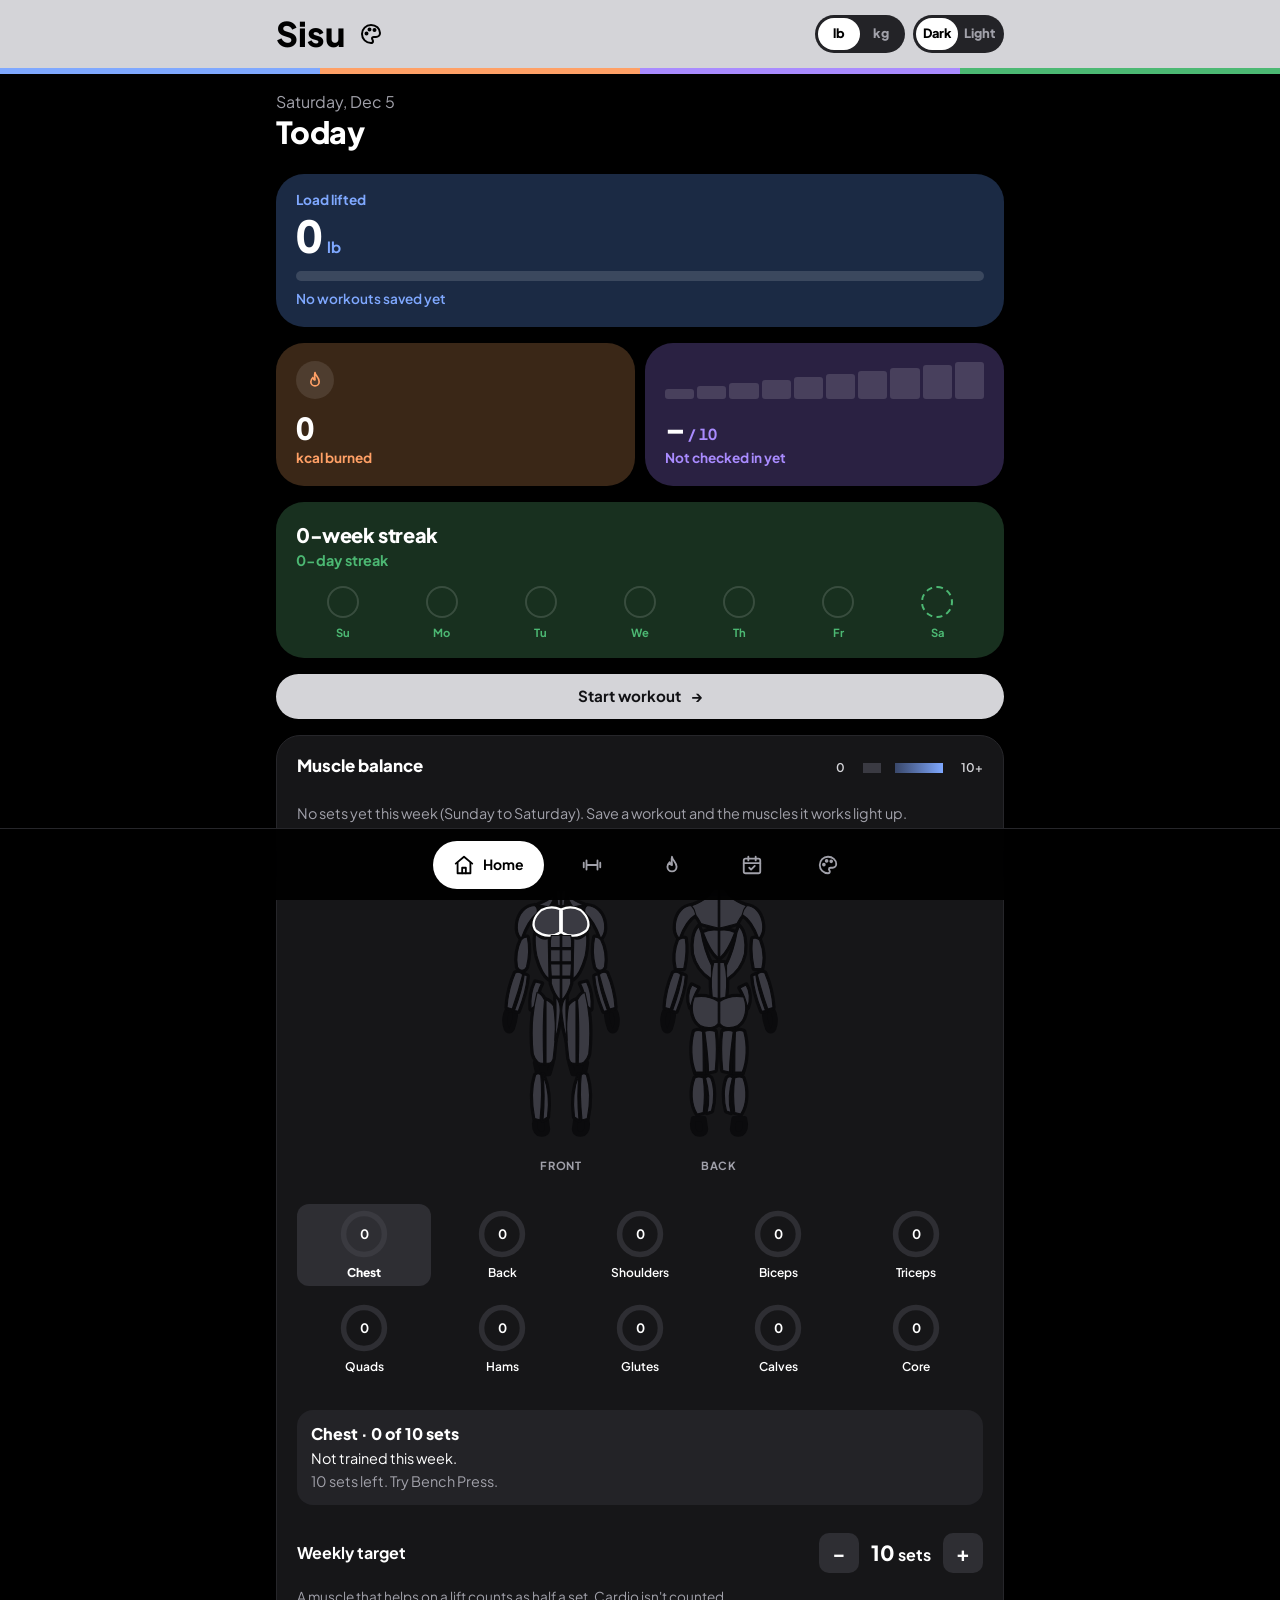
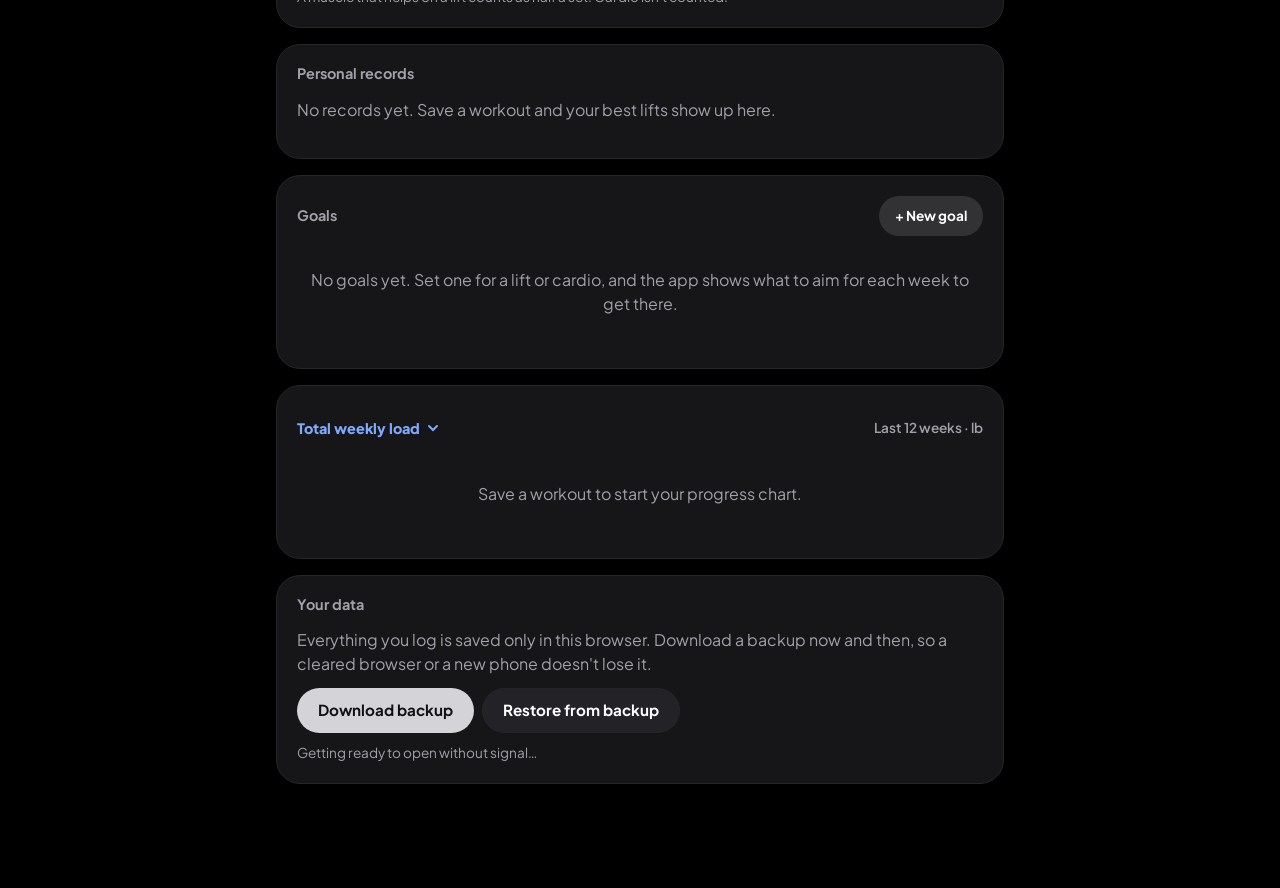
<file: index.html>
<!doctype html>
<html lang="en">
  <head>
    <meta charset="utf-8" />
    <meta name="viewport" content="width=device-width, initial-scale=1" />
    <title>Sisu</title>
    <link rel="manifest" href="manifest.webmanifest" />
    <link rel="icon" href="icons/icon-192.png" type="image/png" />
    <link rel="apple-touch-icon" href="icons/apple-touch-icon.png" />
    <meta name="apple-mobile-web-app-capable" content="yes" />
    <meta name="apple-mobile-web-app-title" content="Sisu" />
    <link rel="stylesheet" href="css/styles.css?v=bb3d8eb" />
    <script src="js/storage.js?v=bb3d8eb"></script>
    <script src="js/theme.js?v=bb3d8eb"></script>
    <script src="js/colorMenu.js?v=bb3d8eb"></script>
    <script src="js/headerColor.js?v=bb3d8eb"></script>
    <script src="js/tileColors.js?v=bb3d8eb"></script>
    <script src="js/tabBarColor.js?v=bb3d8eb"></script>
    <script src="js/pageWipe.js?v=bb3d8eb"></script>
  </head>
  <body>
    <nav class="tab-bar" aria-label="Main">
      <a href="index.html" aria-current="page">Home</a>
      <a href="workouts.html">Workouts</a>
      <a href="calories.html">Calories</a>
      <a href="streak.html">Streak</a>
    </nav>
    <header class="site-header">
      <a href="index.html" class="brand">Sisu</a>
    </header>

    <main>
      <section class="page-intro home-intro">
        <p id="today-date"></p>
        <h1>Today</h1>
      </section>

      <a class="tile tile-load resume-workout" id="resume-workout" href="workouts.html#draft-heading" hidden>
        <span class="resume-text">
          <span class="tile-title">Workout in progress</span>
          <span class="tile-label" id="resume-detail"></span>
        </span>
        <span class="resume-action">Resume <span aria-hidden="true">→</span></span>
      </a>

      <section class="tile tile-load" aria-labelledby="load-heading">
        <div class="tile-top">
          <div>
            <h2 class="tile-label" id="load-heading">Load lifted</h2>
            <p class="tile-number"><span id="load-today">0</span> <span class="tile-unit" id="load-unit">lb</span></p>
          </div>
          <div class="sparkline" id="load-sparkline"></div>
        </div>
        <div class="tile-bar"><div class="tile-bar-fill" id="load-bar"></div></div>
        <p class="tile-caption" id="load-caption"></p>
      </section>

      <div class="tile-pair">
        <a class="tile tile-calories" href="calories.html">
          <span class="tile-icon" aria-hidden="true">
            <svg viewBox="0 0 24 24" fill="none" stroke="currentColor" stroke-width="2" stroke-linecap="round" stroke-linejoin="round"><path d="M12 3c.5 4 5 6 5 11a5 5 0 0 1-10 0c0-2.5 1.5-4 2.5-5 .5 2 1.5 3 2.5 3 0-3-1-6 0-9Z" /></svg>
          </span>
          <span>
            <span class="tile-number tile-number-small" id="calories-today">0</span>
            <span class="tile-label" id="calories-label">kcal burned</span>
          </span>
        </a>
        <a class="tile tile-rpe" href="streak.html">
          <span class="rpe-bars" id="rpe-bars" aria-hidden="true"></span>
          <span>
            <span class="tile-number tile-number-small"><span id="rpe-today">–</span><span class="tile-unit"> / 10</span></span>
            <span class="tile-label" id="rpe-label">How hard it felt</span>
          </span>
        </a>
      </div>

      <a class="tile tile-streak" href="streak.html">
        <span class="tile-top">
          <span>
            <span class="tile-title" id="streak-heading"><span id="streak-count">0</span>-week streak</span>
            <span class="day-streak-note"><span id="day-streak-count">0</span>-day streak</span>
          </span>
          <span class="tile-label" id="streak-best"></span>
        </span>
        <span class="week-dots" id="week-dots" aria-hidden="true"></span>
        <span class="visually-hidden" id="week-summary"></span>
      </a>

      <a class="button start-workout" id="start-workout" href="workouts.html">Start workout <span aria-hidden="true">→</span></a>

      <button type="button" class="button-secondary recap-open" id="recap-open"></button>

      <section class="card balance-card" id="muscle-balance" aria-labelledby="balance-heading"></section>

      <section class="card records-card" id="records" aria-labelledby="records-heading"></section>

      <section class="card goals-card" id="goals" aria-labelledby="goals-heading"></section>

      <section class="card progress-card" aria-labelledby="progress-heading">
        <div class="card-header progress-header">
          <h2 id="progress-heading">
            <span class="visually-hidden">Progress: </span>
            <button type="button" class="title-menu-trigger" id="progress-metric" aria-haspopup="menu" aria-expanded="false" aria-controls="progress-metric-menu">
              <span id="progress-metric-name"></span>
              <svg class="title-menu-chevron" width="14" height="14" viewBox="0 0 14 14" aria-hidden="true"><path d="M3 5l4 4 4-4" fill="none" stroke="currentColor" stroke-width="2" stroke-linecap="round" /></svg>
            </button>
          </h2>
          <span class="muted progress-range" id="progress-range"></span>
        </div>
        <div class="title-menu" id="progress-metric-menu" role="menu" aria-label="Show on the chart" hidden></div>
        <p class="progress-summary" id="progress-summary"></p>
        <div id="progress-chart"></div>
        <table class="visually-hidden" id="progress-table"></table>
      </section>

      <section class="card" aria-labelledby="backup-heading">
        <h2 id="backup-heading">Your data</h2>
        <p class="muted backup-intro">Everything you log is saved only in this browser. Download a backup now and then, so a cleared browser or a new phone doesn't lose it.</p>
        <div class="button-row">
          <button type="button" class="button" id="backup-download">Download backup</button>
          <label class="button-secondary file-button">
            Restore from backup
            <input type="file" id="backup-file" accept=".json,application/json" class="visually-hidden" />
          </label>
        </div>
        <p class="note" id="backup-status" aria-live="polite"></p>
        <p class="note" id="offline-status" aria-live="polite"></p>
      </section>
    </main>

    <script src="js/logic.js?v=bb3d8eb"></script>
    <script src="js/ui.js?v=bb3d8eb"></script>
    <script src="js/undo.js?v=bb3d8eb"></script>
    <script src="js/units.js?v=bb3d8eb"></script>
    <script src="js/lineChart.js?v=bb3d8eb"></script>
    <script src="js/home.js?v=bb3d8eb"></script>
    <script src="js/exerciseDatabase.js?v=bb3d8eb"></script>
    <script src="js/exercises.js?v=bb3d8eb"></script>
    <script src="js/muscleMap.js?v=bb3d8eb"></script>
    <script src="js/muscleBalanceLogic.js?v=bb3d8eb"></script>
    <script src="js/muscleBalance.js?v=bb3d8eb"></script>
    <script src="js/exerciseGuide.js?v=bb3d8eb"></script>
    <script src="js/exerciseHistory.js?v=bb3d8eb"></script>
    <script src="js/records.js?v=bb3d8eb"></script>
    <script src="js/weeklyRecap.js?v=bb3d8eb"></script>
    <script src="js/goalLogic.js?v=bb3d8eb"></script>
    <script src="js/goals.js?v=bb3d8eb"></script>
    <script src="js/backup.js?v=bb3d8eb"></script>
    <script src="js/offline.js?v=bb3d8eb"></script>
  </body>
</html>
</file>
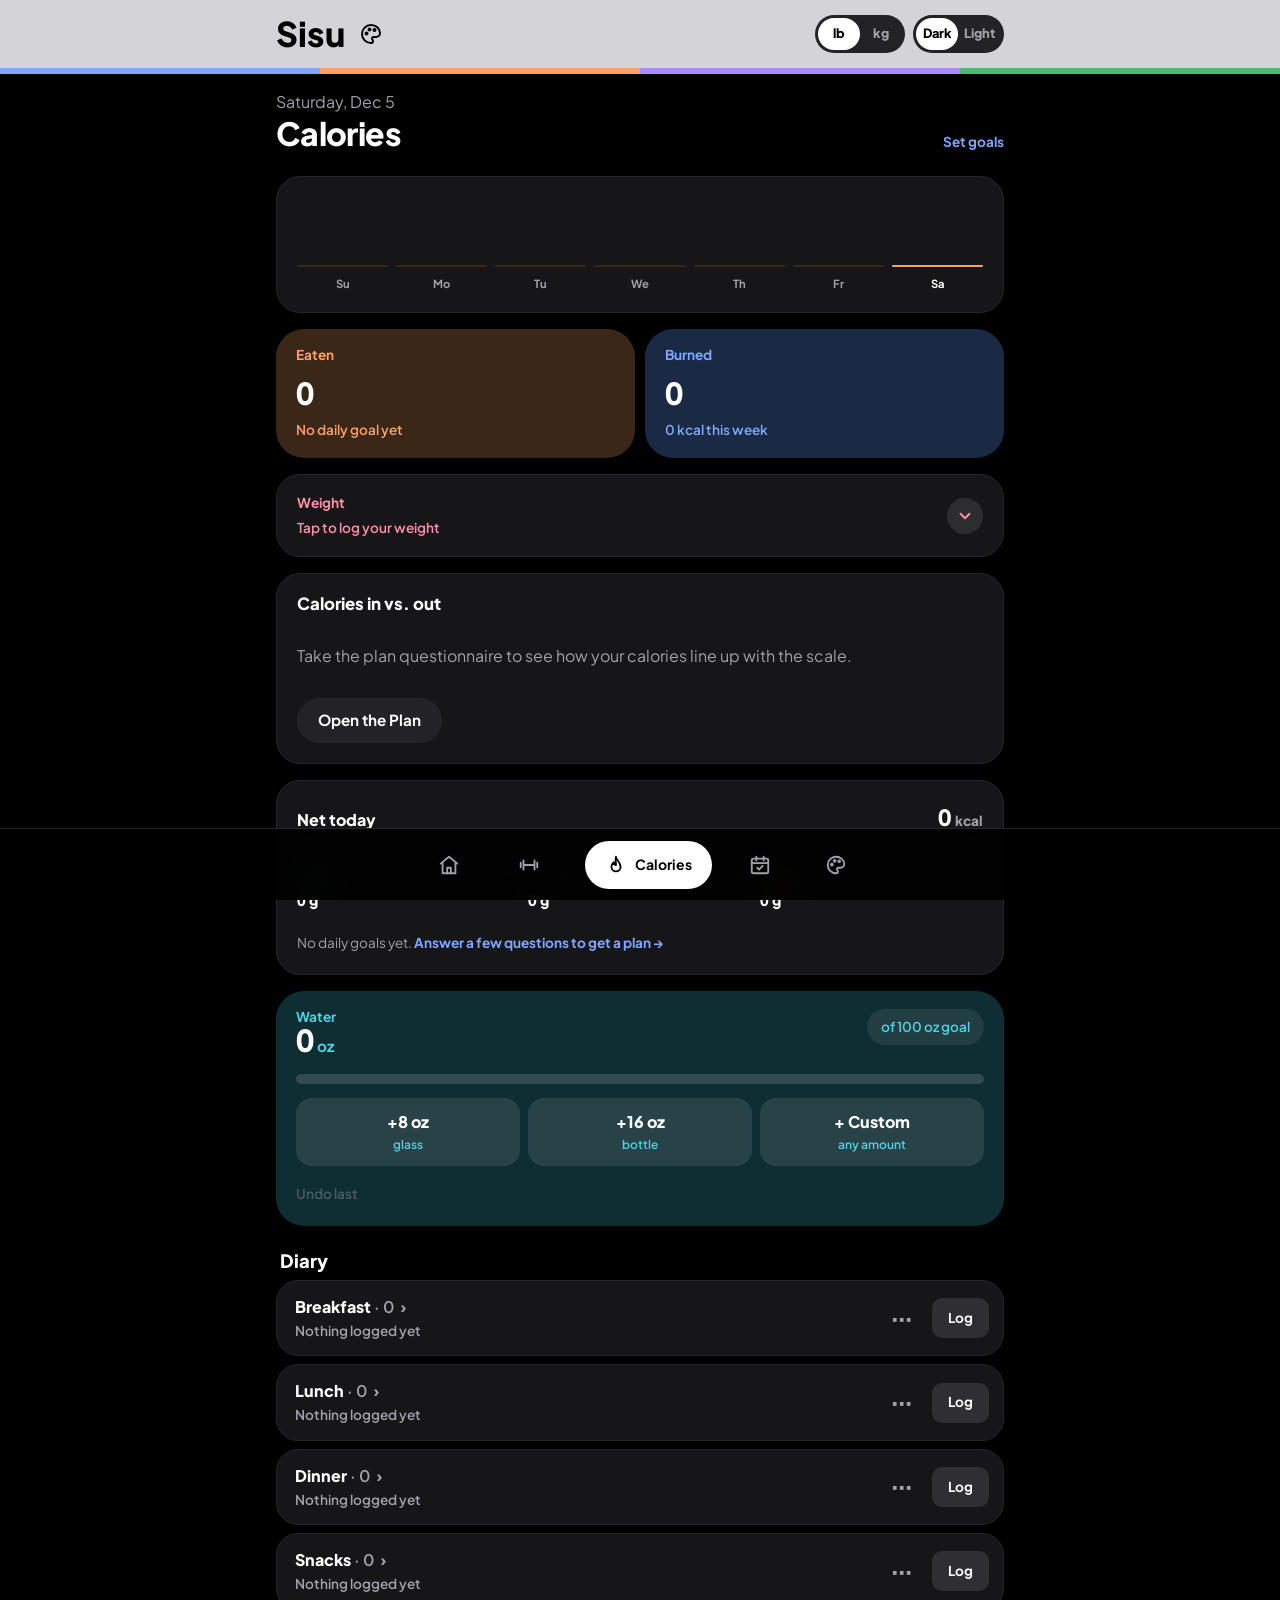
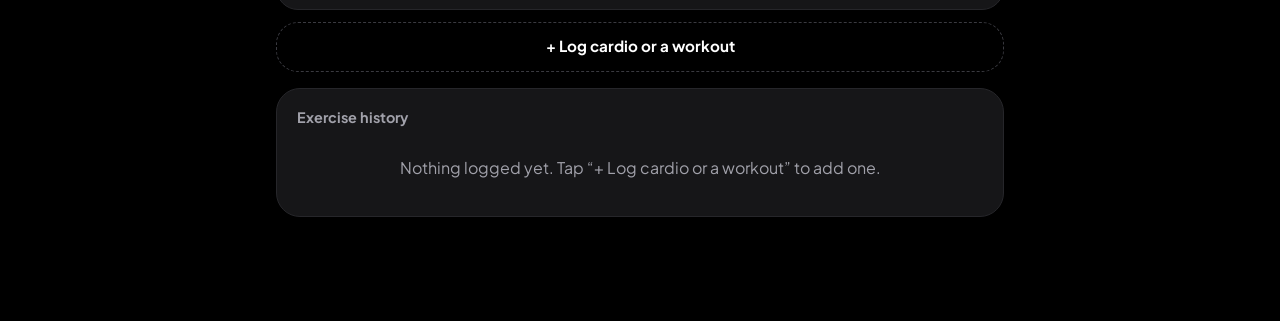
<file: calories.html>
<!doctype html>
<html lang="en">
  <head>
    <meta charset="utf-8" />
    <meta name="viewport" content="width=device-width, initial-scale=1" />
    <title>Calories · Sisu</title>
    <link rel="manifest" href="manifest.webmanifest" />
    <link rel="icon" href="icons/icon-192.png" type="image/png" />
    <link rel="apple-touch-icon" href="icons/apple-touch-icon.png" />
    <meta name="apple-mobile-web-app-capable" content="yes" />
    <meta name="apple-mobile-web-app-title" content="Sisu" />
    <link rel="stylesheet" href="css/styles.css?v=bb3d8eb" />
    <script src="js/storage.js?v=bb3d8eb"></script>
    <script src="js/theme.js?v=bb3d8eb"></script>
    <script src="js/colorMenu.js?v=bb3d8eb"></script>
    <script src="js/headerColor.js?v=bb3d8eb"></script>
    <script src="js/tileColors.js?v=bb3d8eb"></script>
    <script src="js/tabBarColor.js?v=bb3d8eb"></script>
    <script src="js/pageWipe.js?v=bb3d8eb"></script>
  </head>
  <body>
    <nav class="tab-bar" aria-label="Main">
      <a href="index.html">Home</a>
      <a href="workouts.html">Workouts</a>
      <a href="calories.html" aria-current="page">Calories</a>
      <a href="streak.html">Streak</a>
    </nav>
    <header class="site-header">
      <a href="index.html" class="brand">Sisu</a>
    </header>

    <main>
      <section class="page-intro page-intro-row">
        <div>
          <p id="food-date"></p>
          <h1>Calories</h1>
        </div>
        <a class="text-link" href="plan.html" id="plan-link">Set goals</a>
      </section>

      <section class="card week-bars-card" aria-labelledby="week-heading">
        <h2 id="week-heading" class="visually-hidden">Calories eaten, last 7 days</h2>
        <ol class="week-bars" id="week-bars"></ol>
      </section>

      <div class="tile-pair">
        <section class="tile tile-calories" aria-labelledby="eaten-heading">
          <h2 class="tile-label" id="eaten-heading">Eaten</h2>
          <p class="tile-number tile-number-small" id="eaten-calories">0</p>
          <p class="tile-caption" id="calorie-goal"></p>
        </section>
        <section class="tile tile-load" aria-labelledby="burned-heading">
          <h2 class="tile-label" id="burned-heading">Burned</h2>
          <p class="tile-number tile-number-small" id="calories-today">0</p>
          <p class="tile-caption"><span id="calories-week">0</span> kcal this week</p>
        </section>
      </div>

      <section class="card weight-card" aria-labelledby="weight-heading">
        <button type="button" class="weight-summary" id="weight-toggle" aria-expanded="false" aria-controls="weight-details">
          <span class="weight-summary-text">
            <span class="tile-label" id="weight-heading">Weight</span>
            <span class="tile-number tile-number-small" id="weight-now"></span>
            <span class="weight-change" id="weight-change"></span>
          </span>
          <span class="weight-chevron" aria-hidden="true"></span>
        </button>
        <div class="weight-details" id="weight-details" hidden>
          <div class="chips weight-ranges" role="group" aria-label="Chart range">
            <button type="button" class="chip" data-days="7" aria-pressed="false">1W</button>
            <button type="button" class="chip" data-days="30" aria-pressed="true">1M</button>
            <button type="button" class="chip" data-days="90" aria-pressed="false">3M</button>
            <button type="button" class="chip" data-days="all" aria-pressed="false">All</button>
          </div>
          <div class="weight-chart" id="weight-chart"></div>
          <ul class="weight-legend" aria-hidden="true">
            <li><span class="weight-legend-dot"></span>Daily</li>
            <li><span class="weight-legend-line"></span>7-day average</li>
            <li id="weight-legend-goal"><span class="weight-legend-goal"></span>Goal</li>
          </ul>
          <dl class="weight-stats">
            <div><dt>Start</dt><dd id="weight-start">–</dd></div>
            <div><dt>Change</dt><dd id="weight-range-change">–</dd></div>
            <div><dt>To goal</dt><dd id="weight-to-goal">–</dd></div>
          </dl>
          <form class="weight-form" id="weight-form" novalidate>
            <div class="weight-stepper">
              <button type="button" class="weight-step" id="weight-minus" aria-label="Down 0.2 lb">−</button>
              <label class="weight-input-wrap">
                <span class="visually-hidden">Today's weight in pounds</span>
                <input id="weight-input" type="number" inputmode="decimal" min="50" max="700" step="0.1" placeholder="–" />
                <span class="weight-input-unit" aria-hidden="true">lb</span>
              </label>
              <button type="button" class="weight-step" id="weight-plus" aria-label="Up 0.2 lb">+</button>
              <button type="submit" class="weight-log" id="weight-log">Log</button>
            </div>
            <span class="field-error" id="weight-error"></span>
          </form>
          <div class="weigh-ins">
            <h3 class="weigh-ins-heading">Weigh-ins</h3>
            <ul class="list" id="weigh-in-list"></ul>
            <button type="button" class="button-secondary small" id="weigh-in-more" hidden></button>
          </div>
          <p class="note">One weigh-in a day: logging again today replaces it. Your latest weight is used to estimate calories burned.</p>
        </div>
      </section>

      <section class="card balance-card" id="balance" aria-labelledby="balance-heading"></section>

      <section class="card net-card" aria-labelledby="net-heading">
        <div class="net-top">
          <h2 id="net-heading">Net today</h2>
          <p class="net-amount"><span id="net-calories">0</span> <span class="unit">kcal</span></p>
        </div>
        <p class="net-left" id="calories-left"></p>
        <div class="macro-split" id="macro-split" aria-hidden="true"></div>
        <ul class="macro-legend" id="macro-grid"></ul>
        <p class="note" id="goal-note"></p>
      </section>

      <section class="tile tile-water" aria-labelledby="water-heading">
        <div class="tile-top">
          <div>
            <h2 class="tile-label" id="water-heading">Water</h2>
            <p class="tile-number tile-number-small"><span id="water-today">0</span> <span class="tile-unit">oz</span></p>
          </div>
          <button type="button" class="water-goal-button" id="water-goal-button" aria-label="Change daily water goal">
            of <span id="water-goal">100</span> oz goal
          </button>
        </div>
        <div class="tile-bar" role="progressbar" aria-labelledby="water-heading" aria-valuemin="0" id="water-progress">
          <div class="tile-bar-fill" id="water-bar"></div>
        </div>
        <div class="water-buttons">
          <button type="button" class="water-add" data-ounces="8">+8 oz<span>glass</span></button>
          <button type="button" class="water-add" data-ounces="16">+16 oz<span>bottle</span></button>
          <button type="button" class="water-add" id="water-custom">+ Custom<span>any amount</span></button>
        </div>
        <button type="button" class="water-undo" id="water-undo">Undo last</button>
      </section>

      <section aria-labelledby="diary-heading" class="diary">
        <h2 id="diary-heading" class="section-title">Diary</h2>
        <ul class="list meal-list" id="meal-list"></ul>
        <button type="button" class="dashed-button" id="exercise-open">+ Log cardio or a workout</button>
      </section>

      <section class="card" aria-labelledby="history-heading">
        <h2 id="history-heading">Exercise history</h2>
        <ul class="list" id="calorie-list"></ul>
      </section>
    </main>

    <dialog class="sheet" id="exercise-dialog" aria-labelledby="exercise-dialog-title">
      <div class="sheet-header">
        <h2 id="exercise-dialog-title">Log cardio or a workout</h2>
        <button type="button" class="sheet-close" id="exercise-dialog-close" aria-label="Close">×</button>
      </div>
      <form class="form" id="calorie-form" novalidate>
        <label class="field">
          Activity
          <select id="activity"></select>
        </label>
        <div class="field-row">
          <label class="field">
            Minutes
            <input id="minutes" type="number" inputmode="numeric" min="1" max="600" step="1" placeholder="e.g. 60" />
            <span class="field-error" id="minutes-error"></span>
          </label>
          <label class="field">
            <span>Bodyweight (<span class="weight-unit-label">lb</span>)</span>
            <input id="bodyweight" type="number" inputmode="decimal" min="50" max="700" step="any" placeholder="e.g. 175" />
            <span class="field-error" id="bodyweight-error"></span>
          </label>
        </div>
        <p class="muted" id="estimate-preview" aria-live="polite">Enter minutes and bodyweight to see an estimate.</p>
        <div class="button-row">
          <button type="submit" class="button">Log calories</button>
        </div>
      </form>
      <p class="note">Estimates use standard MET values for each activity, so treat them as ballpark numbers.</p>
    </dialog>

    <dialog class="sheet" id="water-dialog" aria-labelledby="water-dialog-title">
      <div class="sheet-header">
        <h2 id="water-dialog-title">Add water</h2>
        <button type="button" class="sheet-close" id="water-dialog-close" aria-label="Close">×</button>
      </div>
      <form class="form" id="water-form" novalidate>
        <label class="field">
          <span id="water-amount-label">Ounces</span>
          <input id="water-amount" type="number" inputmode="numeric" step="1" />
          <span class="field-error" id="water-amount-error"></span>
        </label>
        <div class="button-row">
          <button type="submit" class="button" id="water-submit">Add</button>
        </div>
      </form>
    </dialog>

    <dialog class="sheet" id="food-dialog" aria-labelledby="food-dialog-title">
      <div class="sheet-header">
        <h2 id="food-dialog-title">Add food</h2>
        <button type="button" class="sheet-close" id="food-dialog-close" aria-label="Close">×</button>
      </div>
      <div class="tabs" role="tablist">
        <button type="button" role="tab" class="tab" id="tab-search" aria-selected="true" aria-controls="panel-search">Search</button>
        <button type="button" role="tab" class="tab" id="tab-restaurants" aria-selected="false" aria-controls="panel-restaurants">Restaurants</button>
        <button type="button" role="tab" class="tab" id="tab-scan" aria-selected="false" aria-controls="panel-scan">Scan</button>
        <button type="button" role="tab" class="tab" id="tab-manual" aria-selected="false" aria-controls="panel-manual">Manual</button>
      </div>

      <div role="tabpanel" id="panel-restaurants" aria-labelledby="tab-restaurants" hidden>
        <div id="restaurant-pick">
          <label class="visually-hidden" for="restaurant-query">Search restaurants</label>
          <input id="restaurant-query" type="search" maxlength="60" placeholder="Search restaurants, e.g. McDonalds" autocomplete="off" />
          <p class="search-status" id="restaurant-status" aria-live="polite"></p>
          <ul class="list food-results" id="restaurant-list"></ul>
        </div>

        <div class="restaurant-menu" id="restaurant-menu" hidden>
          <button type="button" class="back-button" id="restaurant-back">← All restaurants</button>
          <div class="restaurant-heading">
            <span class="restaurant-badge" id="restaurant-badge" aria-hidden="true"></span>
            <h3 id="restaurant-name"></h3>
          </div>
          <p class="restaurant-note" id="restaurant-note" hidden></p>
          <label class="visually-hidden" for="menu-query">Search this menu</label>
          <input id="menu-query" type="search" maxlength="60" autocomplete="off" />
          <div class="tabs meal-time-switch" id="meal-time-switch" role="radiogroup" aria-label="Menu for"></div>
          <div class="chips chip-scroll menu-categories" id="menu-categories" role="group" aria-label="Menu category"></div>
          <h4 class="station-heading" id="menu-station-heading" hidden></h4>
          <div class="station-grid" id="menu-stations" hidden></div>
          <p class="search-status" id="menu-status" aria-live="polite"></p>
          <ul class="list food-results" id="menu-items"></ul>
          <div class="quick-added" id="quick-added" role="status" hidden>
            <span id="quick-added-text"></span>
            <button type="button" class="quick-added-undo" id="quick-added-undo">Undo</button>
          </div>
        </div>

        <div class="food-detail" id="restaurant-item" hidden>
          <button type="button" class="back-button" id="restaurant-item-back">← Back to menu</button>
          <p class="row-title" id="restaurant-item-name"></p>
          <p class="row-meta" id="restaurant-item-place"></p>
          <label class="field">
            Servings
            <input id="restaurant-servings" type="number" inputmode="decimal" min="0.5" max="20" step="0.5" value="1" />
          </label>
          <span class="field-error" id="restaurant-servings-error"></span>
          <div class="nutrition-preview" id="restaurant-preview"></div>
          <button type="button" class="button" id="restaurant-add-button">Add</button>
        </div>

        <p class="restaurant-source">From each chain's and dining hall's published nutrition info. Menus change, so check the restaurant if a number looks off.</p>
      </div>

      <div role="tabpanel" id="panel-scan" aria-labelledby="tab-scan" hidden>
        <div class="scan-view" id="scan-view">
          <video id="scan-video" playsinline muted autoplay></video>
          <div class="scan-frame" aria-hidden="true"></div>
        </div>
        <p class="search-status" id="scan-status" aria-live="polite"></p>
        <button type="button" class="button-secondary" id="scan-again" hidden>Scan again</button>
        <form class="search-row scan-form" id="scan-form" novalidate>
          <label class="visually-hidden" for="scan-code">Barcode number</label>
          <input id="scan-code" type="text" inputmode="numeric" maxlength="14" placeholder="Or type the number" autocomplete="off" />
          <button type="submit" class="button small" id="scan-lookup">Look up</button>
        </form>
      </div>

      <div role="tabpanel" id="panel-search" aria-labelledby="tab-search">
        <form class="search-row" id="food-search-form">
          <label class="visually-hidden" for="food-query">Search foods</label>
          <input id="food-query" type="search" maxlength="80" placeholder="e.g. banana, chicken breast" autocomplete="off" />
          <button type="submit" class="button small" id="food-search-button">Search</button>
        </form>
        <p class="search-status" id="food-search-status" aria-live="polite"></p>
        <ul class="list food-results" id="food-results"></ul>

        <div class="food-detail" id="food-detail" hidden>
          <button type="button" class="back-button" id="food-detail-back">← Back to results</button>
          <p class="row-title" id="food-detail-name"></p>
          <p class="row-meta" id="food-detail-brand"></p>
          <div class="field-row">
            <label class="field">
              Amount
              <input id="food-quantity" type="number" inputmode="decimal" min="0" step="any" value="1" />
            </label>
            <label class="field">
              Unit
              <select id="food-portion"></select>
            </label>
          </div>
          <span class="field-error" id="food-amount-error"></span>
          <div class="nutrition-preview" id="food-preview"></div>
          <button type="button" class="button" id="food-add-button">Add</button>
        </div>
      </div>

      <form role="tabpanel" class="form" id="panel-manual" aria-labelledby="tab-manual" hidden novalidate>
        <label class="field">
          Food name
          <input id="manual-name" type="text" maxlength="60" placeholder="e.g. Mom's lasagna" />
          <span class="field-error" id="manual-name-error"></span>
        </label>
        <div class="field-row">
          <label class="field">
            Calories
            <input id="manual-calories" type="number" inputmode="numeric" min="0" max="5000" step="1" />
          </label>
          <label class="field">
            Protein (g)
            <input id="manual-protein" type="number" inputmode="decimal" min="0" max="500" step="any" placeholder="0" />
          </label>
          <label class="field">
            Carbs (g)
            <input id="manual-carbs" type="number" inputmode="decimal" min="0" max="1000" step="any" placeholder="0" />
          </label>
          <label class="field">
            Fat (g)
            <input id="manual-fat" type="number" inputmode="decimal" min="0" max="500" step="any" placeholder="0" />
          </label>
        </div>
        <span class="field-error" id="manual-error"></span>
        <button type="submit" class="button" id="manual-add-button">Add</button>
      </form>
    </dialog>

    <script src="js/logic.js?v=bb3d8eb"></script>
    <script src="js/ui.js?v=bb3d8eb"></script>
    <script src="js/undo.js?v=bb3d8eb"></script>
    <script src="js/selectMenu.js?v=bb3d8eb"></script>
    <script src="js/units.js?v=bb3d8eb"></script>
    <script src="js/calories.js?v=bb3d8eb"></script>
    <script src="js/water.js?v=bb3d8eb"></script>
    <script src="js/weight.js?v=bb3d8eb"></script>
    <script src="js/foodSearch.js?v=bb3d8eb"></script>
    <script src="js/restaurantMenus.js?v=bb3d8eb"></script>
    <script src="js/diningHallMenus.js?v=bb3d8eb"></script>
    <script src="js/restaurants.js?v=bb3d8eb"></script>
    <script src="js/barcode.js?v=bb3d8eb"></script>
    <script src="js/mealLogic.js?v=bb3d8eb"></script>
    <script src="js/savedMeals.js?v=bb3d8eb"></script>
    <script src="js/food.js?v=bb3d8eb"></script>
    <script src="js/calorieBalance.js?v=bb3d8eb"></script>
    <script src="js/offline.js?v=bb3d8eb"></script>
  </body>
</html>
</file>
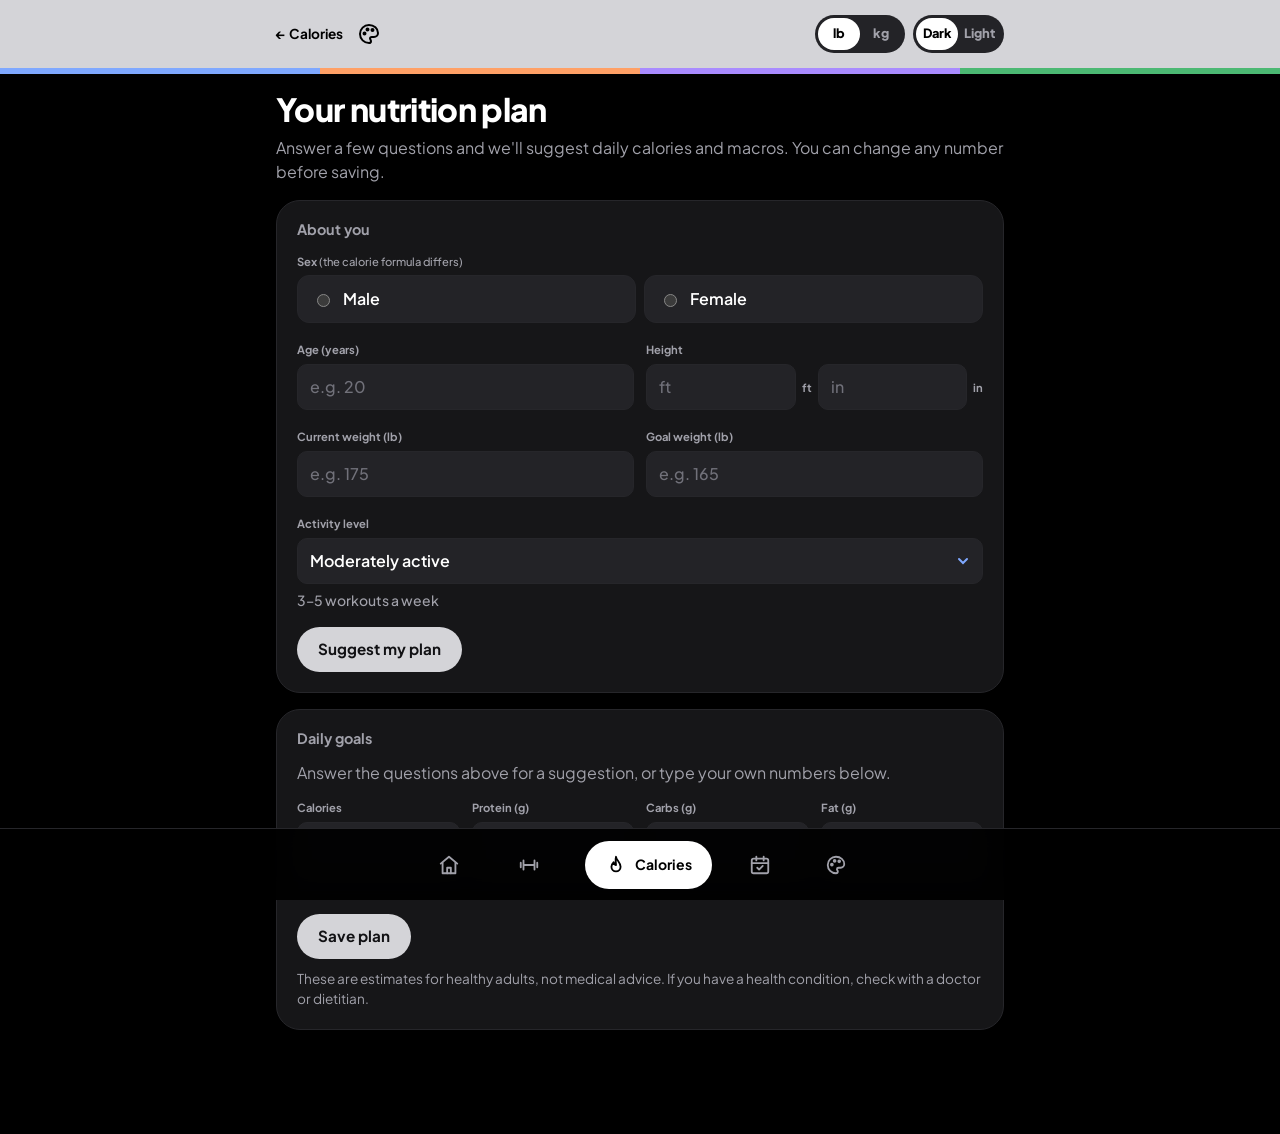
<file: plan.html>
<!doctype html>
<html lang="en">
  <head>
    <meta charset="utf-8" />
    <meta name="viewport" content="width=device-width, initial-scale=1" />
    <title>Nutrition Plan · Sisu</title>
    <link rel="manifest" href="manifest.webmanifest" />
    <link rel="icon" href="icons/icon-192.png" type="image/png" />
    <link rel="apple-touch-icon" href="icons/apple-touch-icon.png" />
    <meta name="apple-mobile-web-app-capable" content="yes" />
    <meta name="apple-mobile-web-app-title" content="Sisu" />
    <link rel="stylesheet" href="css/styles.css?v=bb3d8eb" />
    <script src="js/storage.js?v=bb3d8eb"></script>
    <script src="js/theme.js?v=bb3d8eb"></script>
    <script src="js/colorMenu.js?v=bb3d8eb"></script>
    <script src="js/headerColor.js?v=bb3d8eb"></script>
    <script src="js/tileColors.js?v=bb3d8eb"></script>
    <script src="js/tabBarColor.js?v=bb3d8eb"></script>
    <script src="js/pageWipe.js?v=bb3d8eb"></script>
  </head>
  <body>
    <nav class="tab-bar" aria-label="Main">
      <a href="index.html">Home</a>
      <a href="workouts.html">Workouts</a>
      <a href="calories.html" aria-current="page">Calories</a>
      <a href="streak.html">Streak</a>
    </nav>
    <header class="site-header">
      <a href="calories.html" class="back-link">← Calories</a>
    </header>

    <main>
      <section class="page-intro">
        <h1>Your nutrition plan</h1>
        <p>Answer a few questions and we'll suggest daily calories and macros. You can change any number before saving.</p>
      </section>

      <section class="card" aria-labelledby="questions-heading">
        <h2 id="questions-heading">About you</h2>
        <form class="form" id="plan-form" novalidate>
          <fieldset class="field choice-group">
            <legend>Sex <span class="field-hint">(the calorie formula differs)</span></legend>
            <div class="choices">
              <label class="choice"><input type="radio" name="sex" value="male" /> Male</label>
              <label class="choice"><input type="radio" name="sex" value="female" /> Female</label>
            </div>
            <span class="field-error" id="sex-error"></span>
          </fieldset>

          <div class="field-row">
            <label class="field">
              Age (years)
              <input id="age" type="number" inputmode="numeric" min="13" max="100" step="1" placeholder="e.g. 20" />
              <span class="field-error" id="age-error"></span>
            </label>
            <div class="field">
              <span id="height-label">Height</span>
              <div class="height-inputs">
                <input id="height-feet" type="number" inputmode="numeric" min="3" max="8" step="1" placeholder="ft" aria-label="Height, feet" />
                <span class="unit">ft</span>
                <input id="height-inches" type="number" inputmode="numeric" min="0" max="11" step="1" placeholder="in" aria-label="Height, inches" />
                <span class="unit">in</span>
              </div>
              <span class="field-error" id="height-error"></span>
            </div>
          </div>

          <div class="field-row">
            <label class="field">
              <span>Current weight (<span class="weight-unit-label">lb</span>)</span>
              <input id="weight" type="number" inputmode="decimal" min="50" max="700" step="any" placeholder="e.g. 175" />
              <span class="field-error" id="weight-error"></span>
            </label>
            <label class="field">
              <span>Goal weight (<span class="weight-unit-label">lb</span>)</span>
              <input id="goal-weight" type="number" inputmode="decimal" min="50" max="700" step="any" placeholder="e.g. 165" />
              <span class="field-error" id="goal-weight-error"></span>
            </label>
          </div>

          <label class="field">
            Activity level
            <select id="activity" aria-describedby="activity-detail"></select>
            <span class="field-hint activity-detail" id="activity-detail"></span>
          </label>

          <div class="button-row">
            <button type="submit" class="button">Suggest my plan</button>
          </div>
        </form>
      </section>

      <section class="card" aria-labelledby="goals-heading" id="goals-card">
        <h2 id="goals-heading">Daily goals</h2>
        <div class="plan-explanation" id="plan-explanation" aria-live="polite">
          <p class="muted">Answer the questions above for a suggestion, or type your own numbers below.</p>
        </div>
        <form class="form" id="goals-form" novalidate>
          <div class="goal-inputs">
            <label class="field">
              Calories
              <input id="goal-calories" type="number" inputmode="numeric" min="800" max="10000" step="10" />
            </label>
            <label class="field">
              Protein (g)
              <input id="goal-protein" type="number" inputmode="numeric" min="0" max="600" step="1" />
            </label>
            <label class="field">
              Carbs (g)
              <input id="goal-carbs" type="number" inputmode="numeric" min="0" max="1500" step="1" />
            </label>
            <label class="field">
              Fat (g)
              <input id="goal-fat" type="number" inputmode="numeric" min="0" max="600" step="1" />
            </label>
          </div>
          <p class="macro-check" id="macro-check" aria-live="polite"></p>
          <span class="field-error" id="goals-error"></span>
          <div class="button-row">
            <button type="submit" class="button">Save plan</button>
          </div>
        </form>
        <p class="note">These are estimates for healthy adults, not medical advice. If you have a health condition, check with a doctor or dietitian.</p>
      </section>
    </main>

    <script src="js/logic.js?v=bb3d8eb"></script>
    <script src="js/ui.js?v=bb3d8eb"></script>
    <script src="js/selectMenu.js?v=bb3d8eb"></script>
    <script src="js/units.js?v=bb3d8eb"></script>
    <script src="js/plan.js?v=bb3d8eb"></script>
    <script src="js/offline.js?v=bb3d8eb"></script>
  </body>
</html>
</file>
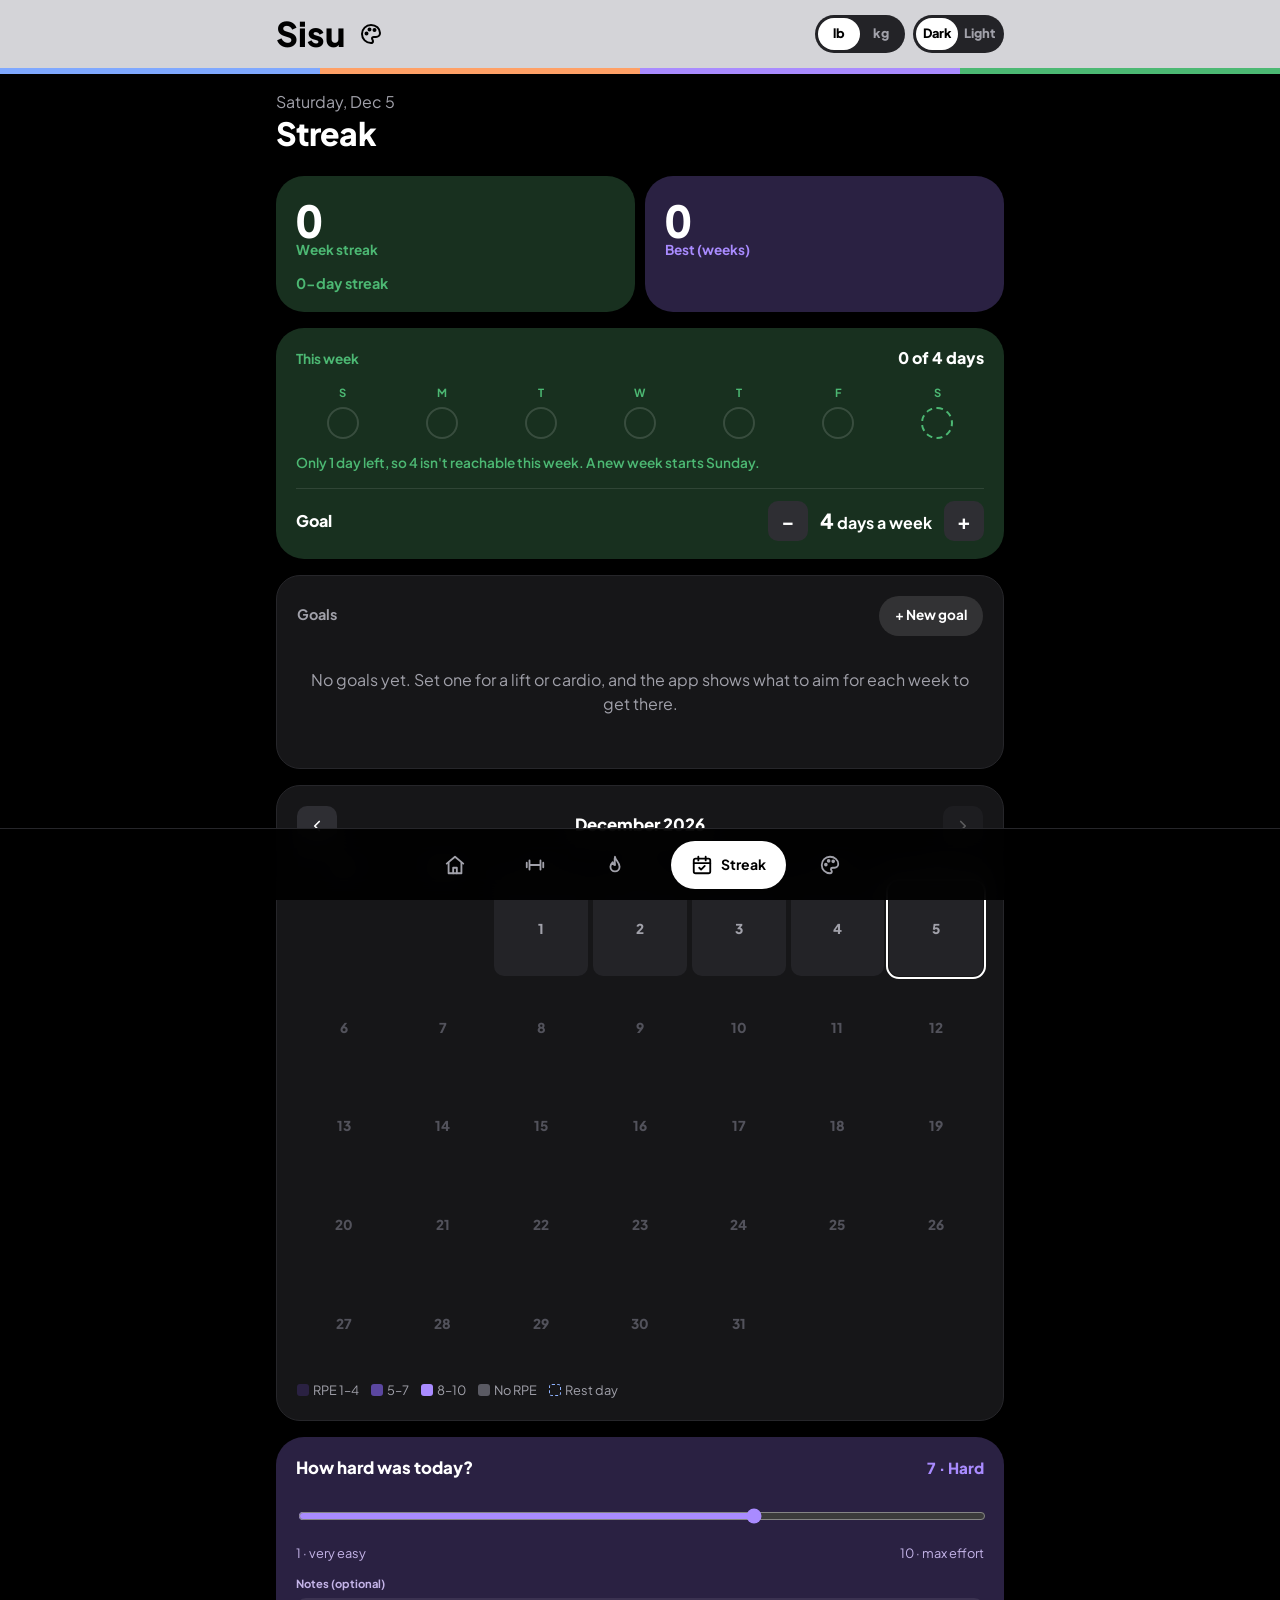
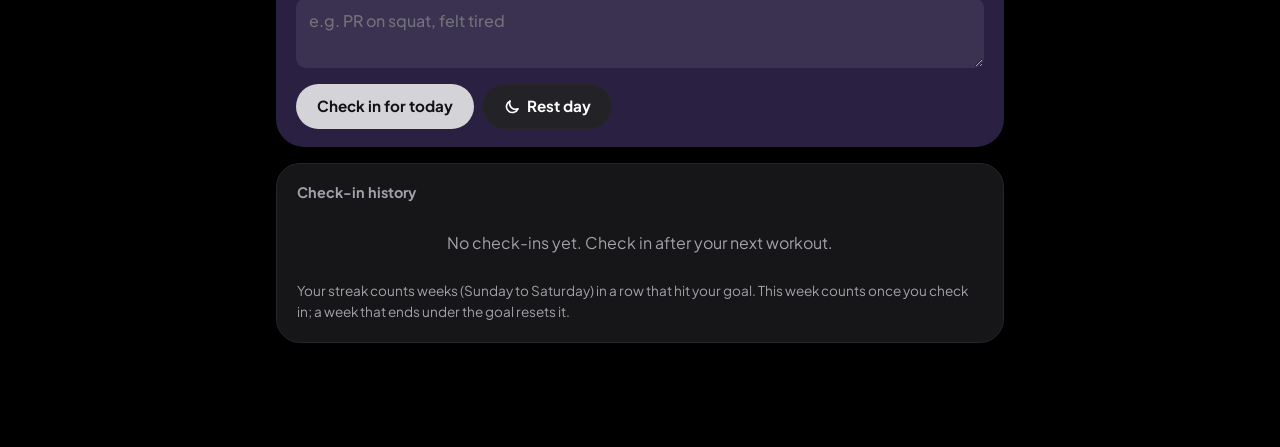
<file: streak.html>
<!doctype html>
<html lang="en">
  <head>
    <meta charset="utf-8" />
    <meta name="viewport" content="width=device-width, initial-scale=1" />
    <title>Streak &amp; RPE · Sisu</title>
    <link rel="manifest" href="manifest.webmanifest" />
    <link rel="icon" href="icons/icon-192.png" type="image/png" />
    <link rel="apple-touch-icon" href="icons/apple-touch-icon.png" />
    <meta name="apple-mobile-web-app-capable" content="yes" />
    <meta name="apple-mobile-web-app-title" content="Sisu" />
    <link rel="stylesheet" href="css/styles.css?v=bb3d8eb" />
    <script src="js/storage.js?v=bb3d8eb"></script>
    <script src="js/theme.js?v=bb3d8eb"></script>
    <script src="js/colorMenu.js?v=bb3d8eb"></script>
    <script src="js/headerColor.js?v=bb3d8eb"></script>
    <script src="js/tileColors.js?v=bb3d8eb"></script>
    <script src="js/tabBarColor.js?v=bb3d8eb"></script>
    <script src="js/pageWipe.js?v=bb3d8eb"></script>
  </head>
  <body>
    <nav class="tab-bar" aria-label="Main">
      <a href="index.html">Home</a>
      <a href="workouts.html">Workouts</a>
      <a href="calories.html">Calories</a>
      <a href="streak.html" aria-current="page">Streak</a>
    </nav>
    <header class="site-header">
      <a href="index.html" class="brand">Sisu</a>
    </header>

    <main>
      <section class="page-intro">
        <p id="streak-date"></p>
        <h1>Streak</h1>
      </section>

      <div class="tile-pair">
        <section class="tile tile-streak" aria-labelledby="current-streak-label">
          <div>
            <p class="tile-number" id="current-streak">0</p>
            <h2 class="tile-label" id="current-streak-label">Week streak</h2>
          </div>
          <p class="day-streak-note"><span id="day-streak">0</span>-day streak</p>
        </section>
        <section class="tile tile-rpe" aria-labelledby="best-streak-label">
          <div>
            <p class="tile-number" id="best-streak">0</p>
            <h2 class="tile-label" id="best-streak-label">Best (weeks)</h2>
          </div>
        </section>
      </div>

      <section class="tile tile-streak" aria-labelledby="this-week-label">
        <div class="this-week-top">
          <h2 class="tile-label" id="this-week-label">This week</h2>
          <span class="this-week-progress" id="week-progress"></span>
        </div>
        <div class="week-dots" id="week-dots"></div>
        <p class="week-hint" id="week-hint"></p>
        <div class="week-goal">
          <span class="week-goal-label" id="week-goal-label">Goal</span>
          <div class="goal-stepper" role="group" aria-labelledby="week-goal-label">
            <button type="button" class="icon-square" id="goal-down" aria-label="Fewer days a week">−</button>
            <span class="goal-stepper-value" aria-live="polite"><strong id="week-goal">4</strong> <span id="week-goal-unit">days a week</span></span>
            <button type="button" class="icon-square" id="goal-up" aria-label="More days a week">+</button>
          </div>
        </div>
      </section>

      <section class="card goals-card" id="goals" aria-labelledby="goals-heading"></section>

      <section class="card" aria-labelledby="month-heading">
        <div class="month-nav">
          <button type="button" class="icon-square" id="month-prev" aria-label="Previous month">
            <svg viewBox="0 0 24 24" fill="none" stroke="currentColor" stroke-width="2.25" stroke-linecap="round" stroke-linejoin="round" aria-hidden="true"><path d="m15 6-6 6 6 6" /></svg>
          </button>
          <h2 id="month-heading" aria-live="polite"></h2>
          <button type="button" class="icon-square" id="month-next" aria-label="Next month">
            <svg viewBox="0 0 24 24" fill="none" stroke="currentColor" stroke-width="2.25" stroke-linecap="round" stroke-linejoin="round" aria-hidden="true"><path d="m9 6 6 6-6 6" /></svg>
          </button>
        </div>
        <div class="month-weekdays" aria-hidden="true">
          <span>S</span><span>M</span><span>T</span><span>W</span><span>T</span><span>F</span><span>S</span>
        </div>
        <div class="calendar" id="calendar"></div>
        <div class="legend">
          <span style="--swatch: var(--rpe-low)">RPE 1–4</span>
          <span style="--swatch: var(--rpe-mid)">5–7</span>
          <span style="--swatch: var(--rpe-high)">8–10</span>
          <span style="--swatch: var(--rpe-none)">No RPE</span>
          <span class="legend-rest">Rest day</span>
        </div>
      </section>

      <section class="tile tile-rpe checkin-tile" aria-label="Today's check-in">
        <div class="checkin-done checkin-rest" id="checkin-rest" hidden>
          <span class="rest-badge" aria-hidden="true">
            <svg viewBox="0 0 24 24" fill="none" stroke="currentColor" stroke-width="2.2" stroke-linecap="round" stroke-linejoin="round"><path d="M20 14.5A8 8 0 0 1 9.5 4a8 8 0 1 0 10.5 10.5Z" /></svg>
          </span>
          <div class="checkin-done-text">
            <p class="checkin-done-title">Rest day</p>
            <p class="checkin-done-note" id="rest-note"></p>
          </div>
          <button type="button" class="pill-button" id="rest-change">Change</button>
        </div>
        <div class="checkin-done" id="checkin-done" hidden>
          <span class="rpe-badge" id="done-rpe"></span>
          <div class="checkin-done-text">
            <p class="checkin-done-title" id="done-title"></p>
            <p class="checkin-done-note" id="done-note"></p>
          </div>
          <button type="button" class="pill-button" id="checkin-edit">Edit</button>
        </div>
        <form class="form" id="checkin-form">
          <div class="checkin-top">
            <label class="checkin-question" for="rpe">How hard was today?</label>
            <span class="rpe-value" id="rpe-output" aria-live="polite"></span>
          </div>
          <div>
            <input id="rpe" type="range" min="1" max="10" step="1" value="7" />
            <div class="rpe-scale" aria-hidden="true"><span>1 · very easy</span><span>10 · max effort</span></div>
          </div>
          <label class="field">
            Notes (optional)
            <textarea id="checkin-note" rows="2" maxlength="200" placeholder="e.g. PR on squat, felt tired"></textarea>
          </label>
          <div class="button-row">
            <button type="submit" class="button" id="checkin-button">Check in for today</button>
            <button type="button" class="button-secondary" id="checkin-cancel" hidden>Cancel</button>
            <button type="button" class="button-secondary rest-button" id="rest-button">
              <svg viewBox="0 0 24 24" fill="none" stroke="currentColor" stroke-width="2.2" stroke-linecap="round" stroke-linejoin="round" aria-hidden="true"><path d="M20 14.5A8 8 0 0 1 9.5 4a8 8 0 1 0 10.5 10.5Z" /></svg>
              Rest day
            </button>
          </div>
        </form>
      </section>

      <section class="card" aria-labelledby="checkins-heading">
        <h2 id="checkins-heading">Check-in history</h2>
        <ul class="list" id="checkin-list"></ul>
        <p class="note">Your streak counts weeks (Sunday to Saturday) in a row that hit your goal. This week counts once you check in; a week that ends under the goal resets it.</p>
      </section>
    </main>

    <script src="js/logic.js?v=bb3d8eb"></script>
    <script src="js/ui.js?v=bb3d8eb"></script>
    <script src="js/undo.js?v=bb3d8eb"></script>
    <script src="js/units.js?v=bb3d8eb"></script>
    <script src="js/streak.js?v=bb3d8eb"></script>
    <script src="js/exerciseDatabase.js?v=bb3d8eb"></script>
    <script src="js/exercises.js?v=bb3d8eb"></script>
    <script src="js/goalLogic.js?v=bb3d8eb"></script>
    <script src="js/goals.js?v=bb3d8eb"></script>
    <script src="js/offline.js?v=bb3d8eb"></script>
  </body>
</html>
</file>
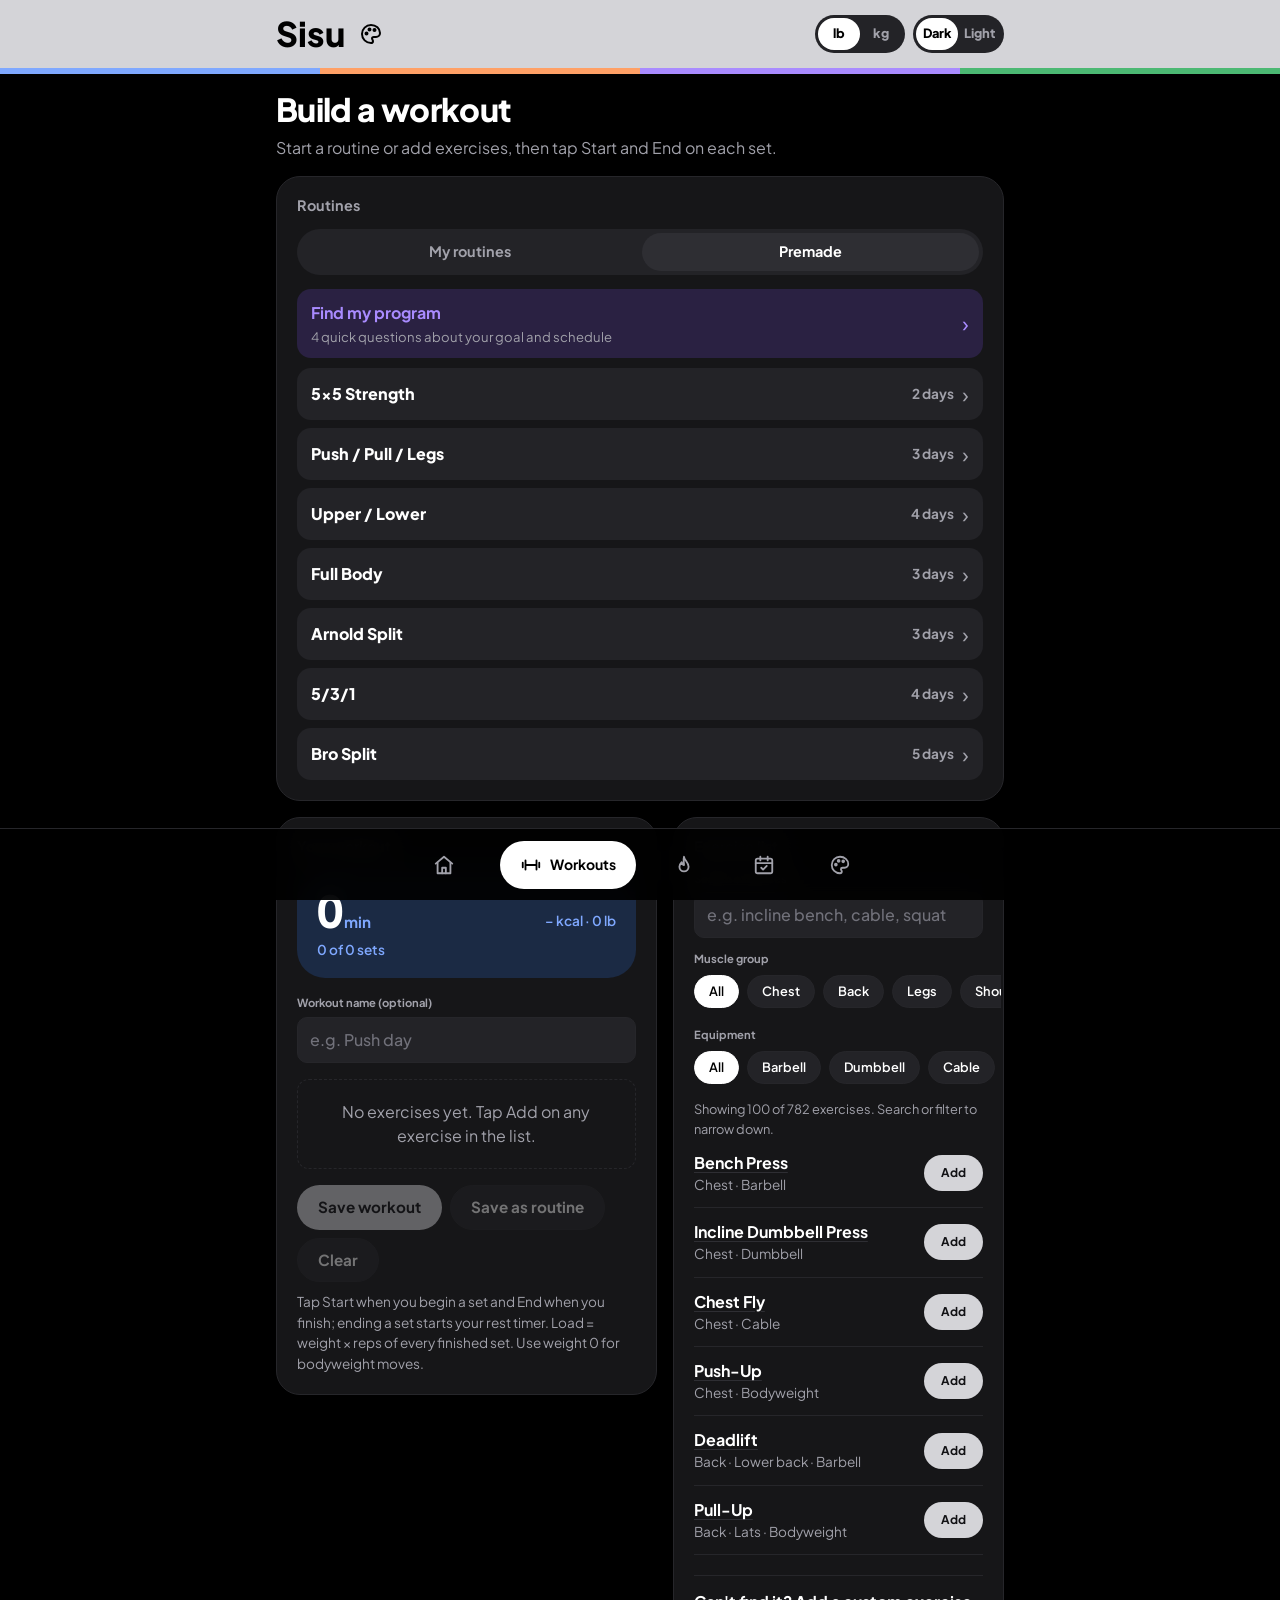
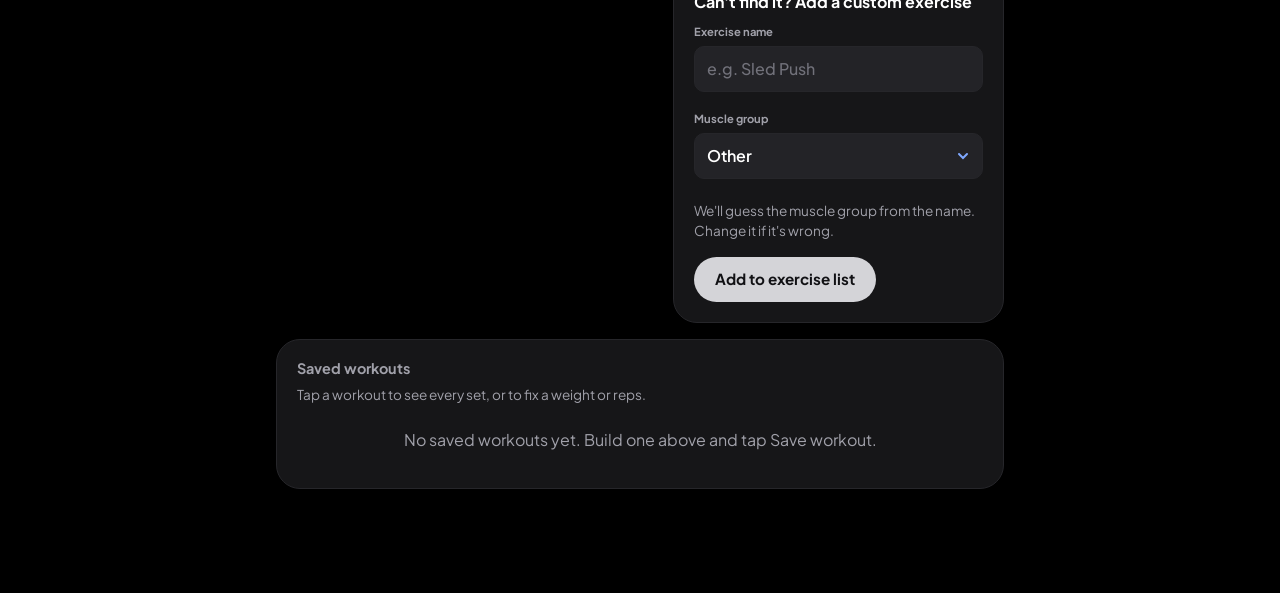
<file: workouts.html>
<!doctype html>
<html lang="en">
  <head>
    <meta charset="utf-8" />
    <meta name="viewport" content="width=device-width, initial-scale=1" />
    <title>Build Workout · Sisu</title>
    <link rel="manifest" href="manifest.webmanifest" />
    <link rel="icon" href="icons/icon-192.png" type="image/png" />
    <link rel="apple-touch-icon" href="icons/apple-touch-icon.png" />
    <meta name="apple-mobile-web-app-capable" content="yes" />
    <meta name="apple-mobile-web-app-title" content="Sisu" />
    <link rel="stylesheet" href="css/styles.css?v=bb3d8eb" />
    <script src="js/storage.js?v=bb3d8eb"></script>
    <script src="js/theme.js?v=bb3d8eb"></script>
    <script src="js/colorMenu.js?v=bb3d8eb"></script>
    <script src="js/headerColor.js?v=bb3d8eb"></script>
    <script src="js/tileColors.js?v=bb3d8eb"></script>
    <script src="js/tabBarColor.js?v=bb3d8eb"></script>
    <script src="js/pageWipe.js?v=bb3d8eb"></script>
  </head>
  <body>
    <nav class="tab-bar" aria-label="Main">
      <a href="index.html">Home</a>
      <a href="workouts.html" aria-current="page">Workouts</a>
      <a href="calories.html">Calories</a>
      <a href="streak.html">Streak</a>
    </nav>
    <header class="site-header">
      <a href="index.html" class="brand">Sisu</a>
    </header>

    <main>
      <section class="page-intro">
        <h1>Build a workout</h1>
        <p>Start a routine or add exercises, then tap Start and End on each set.</p>
      </section>

      <section class="card" aria-labelledby="routines-heading">
        <h2 id="routines-heading">Routines</h2>
        <div class="tabs" role="tablist" aria-label="Routines">
          <button type="button" role="tab" class="tab" id="tab-my-routines" aria-selected="true" aria-controls="panel-my-routines">My routines</button>
          <button type="button" role="tab" class="tab" id="tab-premade" aria-selected="false" aria-controls="panel-premade">Premade</button>
        </div>
        <div role="tabpanel" id="panel-my-routines" aria-labelledby="tab-my-routines">
          <ul class="list routine-list" id="routine-list"></ul>
        </div>
        <div role="tabpanel" id="panel-premade" aria-labelledby="tab-premade" hidden>
          <button type="button" class="quiz-open" id="quiz-open">
            <span><b>Find my program</b><span>4 quick questions about your goal and schedule</span></span>
          </button>
          <div class="premade-list" id="premade-list"></div>
        </div>
      </section>

      <div class="workout-layout">
        <section class="card" aria-labelledby="draft-heading">
          <h2 id="draft-heading">Your workout</h2>
          <div class="tile tile-load workout-status">
            <div class="tile-top">
              <p class="tile-number"><span id="draft-minutes">0</span><span class="tile-unit"> min</span></p>
              <p class="tile-caption workout-totals" id="draft-totals"></p>
            </div>
            <div class="set-segments" id="draft-segments" aria-hidden="true"></div>
            <p class="tile-caption" id="draft-sets-done">0 of 0 sets</p>
          </div>
          <label class="field">
            Workout name (optional)
            <input id="workout-name" type="text" maxlength="60" placeholder="e.g. Push day" />
          </label>
          <ul class="list exercise-cards" id="draft-list"></ul>
          <div class="button-row">
            <button type="button" class="button" id="save-workout">Save workout</button>
            <button type="button" class="button-secondary" id="save-routine">Save as routine</button>
            <button type="button" class="button-secondary" id="clear-workout">Clear</button>
          </div>
          <p class="note">Tap Start when you begin a set and End when you finish; ending a set starts your rest timer. Load = weight × reps of every finished set. Use weight 0 for bodyweight moves.</p>
        </section>

        <section class="card" aria-labelledby="library-heading">
          <h2 id="library-heading">Exercise list</h2>
          <label class="field">
            Search exercises
            <input id="exercise-search" type="search" placeholder="e.g. incline bench, cable, squat" autocomplete="off" />
          </label>
          <div class="filter-menu">
            <p class="filter-label" id="muscle-filter-label">Muscle group</p>
            <div class="chips chip-scroll" id="group-filters" role="group" aria-labelledby="muscle-filter-label"></div>
            <p class="filter-label" id="equipment-filter-label">Equipment</p>
            <div class="chips chip-scroll" id="equipment-filters" role="group" aria-labelledby="equipment-filter-label"></div>
          </div>
          <p class="result-count" id="library-count" aria-live="polite"></p>
          <ul class="list scroll-list" id="library-list"></ul>

          <form class="form custom-form" id="custom-form" novalidate>
            <h3>Can't find it? Add a custom exercise</h3>
            <div class="field-row">
              <label class="field">
                Exercise name
                <input id="custom-name" type="text" maxlength="40" placeholder="e.g. Sled Push" />
                <span class="field-error" id="custom-name-error"></span>
              </label>
              <label class="field">
                Muscle group
                <select id="custom-group"></select>
              </label>
            </div>
            <p class="note" id="custom-group-note">We'll guess the muscle group from the name. Change it if it's wrong.</p>
            <div class="button-row">
              <button type="submit" class="button">Add to exercise list</button>
            </div>
          </form>
        </section>
      </div>

      <section class="card" aria-labelledby="saved-heading">
        <h2 id="saved-heading">Saved workouts</h2>
        <p class="muted saved-hint">Tap a workout to see every set, or to fix a weight or reps.</p>
        <ul class="list" id="saved-list"></ul>
      </section>
    </main>

    <script src="js/logic.js?v=bb3d8eb"></script>
    <script src="js/ui.js?v=bb3d8eb"></script>
    <script src="js/undo.js?v=bb3d8eb"></script>
    <script src="js/selectMenu.js?v=bb3d8eb"></script>
    <script src="js/units.js?v=bb3d8eb"></script>
    <script src="js/exerciseDatabase.js?v=bb3d8eb"></script>
    <script src="js/exercises.js?v=bb3d8eb"></script>
    <script src="js/premadeRoutines.js?v=bb3d8eb"></script>
    <script src="js/programQuiz.js?v=bb3d8eb"></script>
    <script src="js/programQuizSheet.js?v=bb3d8eb"></script>
    <script src="js/restTimer.js?v=bb3d8eb"></script>
    <script src="js/rpeCheckIn.js?v=bb3d8eb"></script>
    <script src="js/setRpe.js?v=bb3d8eb"></script>
    <script src="js/exerciseNotes.js?v=bb3d8eb"></script>
    <script src="js/supersetSheet.js?v=bb3d8eb"></script>
    <script src="js/swapSheet.js?v=bb3d8eb"></script>
    <script src="js/plateCalculator.js?v=bb3d8eb"></script>
    <script src="js/workoutEditor.js?v=bb3d8eb"></script>
    <script src="js/lineChart.js?v=bb3d8eb"></script>
    <script src="js/muscleMap.js?v=bb3d8eb"></script>
    <script src="js/exerciseGuide.js?v=bb3d8eb"></script>
    <script src="js/exerciseHistory.js?v=bb3d8eb"></script>
    <script src="js/screenAwake.js?v=bb3d8eb"></script>
    <script src="js/workouts.js?v=bb3d8eb"></script>
    <script src="js/offline.js?v=bb3d8eb"></script>
  </body>
</html>
</file>
<file: css/styles.css>
/* "Soft" look: a black or light background (the Dark / Light switch), rounded
   cards, and one deep-colored tile per metric (blue load, orange calories,
   purple RPE, green streak), with white text and a brighter shade of the
   tile's color for accents. */

@import url("https://fonts.googleapis.com/css2?family=Plus+Jakarta+Sans:wght@500;600;700;800&display=swap");

/* Colors that are the same in light and dark mode. The four tile colors can be
   changed from the header's color button (js/tileColors.js), which sets the
   "-custom" variables; without them, these hand-picked shades are used. */
:root {
  --load-tile: var(--load-tile-custom, #1b2a44);
  --calories-tile: var(--calories-tile-custom, #3a2717);
  --rpe-tile: var(--rpe-tile-custom, #2a2142);
  --streak-tile: var(--streak-tile-custom, #18301f);
  --water-tile: #0f2e33;
  --done-soft: rgb(76 184 115 / 10%);
  --rpe-low: var(--rpe-tile);
  --rpe-mid: var(--rpe-mid-custom, #5b47a0);
  --rpe-high: var(--rpe-custom, #a98bff);
  --rpe-none: #5a5a63;
  /* Muscle map: main muscles, muscles that also work, other muscles, and the dark body. */
  --muscle-main: #ff4d3d;
  --muscle-also: #f5a0a0;
  --muscle-idle: #8e8e96;
  --muscle-body: #0b0b0d;
  --radius: 24px;
  --tab-bar-height: 72px;
}

/* Dark mode colors. The tab bar, colored tiles and colored buttons listed here
   use them in light mode too, so they look the same in both. */
:root,
:where([data-theme="light"])
  :where(
    .tab-bar,
    .tile,
    .stat[class*="tile-"],
    .warmup-button,
    .set-row.active,
    .set-step.active,
    .set-step.done,
    .rest-countdown,
    .finished-strip,
    .superset-round-done,
    .progress-hint,
    .goal-reached,
    .goal-behind,
    .goal-reasons,
    .goal-pick[aria-checked="true"],
    .goal-picked,
    .goal-preview,
    .rpe-option[aria-pressed="true"],
    .rpe-badge,
    .link-exercise.linked,
    .weight-log,
    .calendar-day.rpe-low,
    .calendar-day.rpe-mid,
    .calendar-day.rpe-high,
    .calendar-day.rpe-none,
    .quiz-open,
    .quiz-result,
    .quiz-answer[aria-pressed="true"]
  ) {
  --bg: #000000;
  --bar-bg: rgb(0 0 0 / 92%);
  --surface: #161618;
  --surface-muted: #232327;
  --surface-raised: #2e2e33;
  --text: #ffffff;
  --text-soft: #d4d4d8;
  --text-muted: #a1a1aa;
  --text-faint: #52525b;
  --border: #26262a;
  --control-border: #3a3a40;
  --load: var(--load-custom, #7fa8ff);
  --calories: var(--calories-custom, #ffa066);
  --rpe: var(--rpe-custom, #a98bff);
  --streak: var(--streak-custom, #4cb873);
  --water: #4fd1e0;
  --weight: #ff8fab;
  --carbs: #2ec4b6;
  --fat: #e879c6;
  --protein: #f7b32b;
  --chart-line: var(--load);
  /* Selected controls are white with black text. */
  --accent: #ffffff;
  --accent-text: #000000;
  --accent-soft: rgb(255 255 255 / 10%);
  /* Main actions (Start workout, Add, Start) are light gray with dark text. */
  --action: #d4d4d8;
  --action-text: #111114;
  --danger: #ff6b6b;
  color-scheme: dark;
}

/* Those elements sit on a light page, so they also need their white text back. */
:where([data-theme="light"])
  :where(
    .tab-bar,
    .stat[class*="tile-"],
    .warmup-button,
    .set-row.active,
    .rest-countdown,
    .finished-strip,
    .superset-round-done,
    .progress-hint,
    .goal-reasons,
    .goal-pick[aria-checked="true"],
    .goal-picked,
    .goal-preview,
    .rpe-option[aria-pressed="true"],
    .calendar-day.rpe-low,
    .calendar-day.rpe-mid,
    .calendar-day.rpe-none,
    .quiz-open,
    .quiz-result,
    .quiz-answer[aria-pressed="true"]
  ) {
  color: var(--text);
}

/* Light mode: light backgrounds and dark text. Colors used as text on the page
   are deeper shades here, so they stay readable on white. Selected controls
   are black with white text, since white ones would vanish. */
:root[data-theme="light"] {
  --bg: #f2f2f7;
  --bar-bg: rgb(242 242 247 / 92%);
  --surface: #ffffff;
  --surface-muted: #e9e9ee;
  --surface-raised: #dcdce2;
  --text: #111114;
  --text-soft: #3a3a40;
  --text-muted: #5f5f68;
  --text-faint: #a8a8b0;
  --border: #dedee3;
  --control-border: #c4c4cc;
  --load: var(--load-custom-light, #2f66d6);
  --calories: var(--calories-custom-light, #c2570f);
  --rpe: var(--rpe-custom-light, #6d45d9);
  --streak: var(--streak-custom-light, #1f8a4c);
  --water: #0b8391;
  --weight: #d03a66;
  --carbs: #0f8a7e;
  --fat: #bf3f99;
  --protein: #a86f00;
  --accent: #111114;
  --accent-text: #ffffff;
  --accent-soft: rgb(0 0 0 / 6%);
  --action: #d2d2d9;
  --danger: #d92d2d;
  color-scheme: light;
}

* {
  box-sizing: border-box;
}

/* Keep hidden elements hidden even when a class gives them a display value. */
[hidden] {
  display: none !important;
}

body {
  margin: 0;
  background: var(--bg);
  color: var(--text);
  font-family: "Plus Jakarta Sans", system-ui, -apple-system, "Segoe UI", Roboto, sans-serif;
  font-size: 16px;
  line-height: 1.5;
  padding-bottom: calc(var(--tab-bar-height) + 24px);
  -webkit-font-smoothing: antialiased;
  /* A long word (a name typed with no spaces) breaks onto the next line
     instead of running past the edge. "break-word" only breaks a word that
     can't fit, so short labels like "Search" are never split. */
  overflow-wrap: break-word;
}

a {
  color: var(--load);
}

h1,
h2,
h3 {
  line-height: 1.2;
  margin: 0 0 8px;
}

h1 {
  font-size: 2rem;
  font-weight: 800;
  letter-spacing: -0.02em;
}

/* Section headings read as small gray labels. */
.card h2 {
  font-size: 0.9rem;
  font-weight: 700;
  color: var(--text-muted);
  margin-bottom: 14px;
}

.visually-hidden {
  position: absolute;
  width: 1px;
  height: 1px;
  overflow: hidden;
  clip-path: inset(50%);
  white-space: nowrap;
}

/* A table ignores width: 1px and grows to fit its longest line, so a hidden
   table kept on one line made Home 564px wide on phones. Let its text wrap. */
table.visually-hidden {
  white-space: normal;
}

/* Header and navigation */

.site-header {
  position: sticky;
  top: 0;
  z-index: 10;
  /* Lines the header's contents up with the 760px-wide page on big screens. */
  padding: 12px max(16px, calc((100% - 760px) / 2 + 16px)) 18px;
  margin-bottom: 16px;
  background: var(--header-bg, #d4d4d8);
  color: var(--header-text, #000000);
}

/* The stripe along the bottom of the header, in the four tile colors. */
.site-header::after {
  content: "";
  position: absolute;
  inset: auto 0 0 0;
  height: 6px;
  background: linear-gradient(
    to right,
    var(--load) 25%,
    var(--calories) 25% 50%,
    var(--rpe) 50% 75%,
    var(--streak) 75%
  );
}

.brand {
  color: inherit;
  font-size: 2.125rem;
  font-weight: 800;
  line-height: 1.1;
  text-decoration: none;
}

.site-header .back-link {
  color: inherit;
}

/* The palette buttons (next to the name, and at the end of the tab bar) and
   the color menus they open (js/colorMenu.js). */

.header-color-toggle,
.tab-bar-color-toggle {
  display: flex;
  align-items: center;
  justify-content: center;
  width: 44px;
  height: 44px;
  padding: 10px;
  border: none;
  border-radius: 50%;
  background: none;
  color: inherit;
  cursor: pointer;
}

.color-menu {
  display: grid;
  gap: 12px;
  padding: 16px;
  border: 1px solid var(--control-border);
  border-radius: 20px;
  background: var(--surface);
  color: var(--text);
  box-shadow: 0 12px 32px rgb(0 0 0 / 35%);
}

.header-color-menu {
  position: absolute;
  top: calc(100% + 6px);
  left: max(16px, calc((100% - 760px) / 2 + 16px));
}

/* The tab bar's menu opens upward from its palette button at the right. */
.tab-bar-color-menu {
  position: fixed;
  right: max(16px, calc((100% - 760px) / 2 + 16px));
  bottom: calc(var(--tab-bar-height) + env(safe-area-inset-bottom) + 8px);
  z-index: 11;
}

.color-menu-targets {
  display: flex;
  flex-wrap: wrap;
  gap: 6px;
  max-width: 206px;
}

.color-menu-target {
  display: flex;
  align-items: center;
  gap: 6px;
  min-height: 36px;
  padding: 6px 12px 6px 8px;
  border: 1px solid var(--control-border);
  border-radius: 999px;
  background: var(--surface-muted);
  color: var(--text);
  font: inherit;
  font-size: 0.85rem;
  font-weight: 700;
  cursor: pointer;
}

.color-menu-target[aria-pressed="true"] {
  border-color: var(--accent);
  background: var(--accent);
  color: var(--accent-text);
}

.color-menu-dot {
  width: 14px;
  height: 14px;
  border: 1px solid var(--control-border);
  border-radius: 50%;
}

.color-menu-title {
  margin: 0;
  font-size: 0.9rem;
  font-weight: 700;
}

.color-menu-swatches {
  display: grid;
  grid-template-columns: repeat(4, 44px);
  /* Room under each row for the "Default" label. */
  gap: 26px 10px;
}

.color-menu-swatch-cell {
  position: relative;
}

.color-menu-default {
  position: absolute;
  top: calc(100% + 8px);
  left: 50%;
  transform: translateX(-50%);
  font-size: 0.7rem;
  font-weight: 700;
  line-height: 1;
  color: var(--text-muted);
  white-space: nowrap;
}

.color-menu-swatch {
  width: 44px;
  height: 44px;
  padding: 0;
  border: 1px solid var(--control-border);
  border-radius: 50%;
  cursor: pointer;
}

.color-menu-swatch[aria-pressed="true"] {
  outline: 3px solid var(--text);
  outline-offset: 2px;
}

.color-menu-custom {
  display: flex;
  align-items: center;
  justify-content: space-between;
  min-height: 44px;
  font-size: 0.9rem;
  font-weight: 700;
  cursor: pointer;
}

.color-menu-reset {
  width: 100%;
}

.color-menu-input {
  width: 72px;
  height: 40px;
  padding: 2px;
  border: 1px solid var(--control-border);
  border-radius: 10px;
  background: var(--surface-muted);
  cursor: pointer;
}

/* Bottom tab bar, like a phone app: the current page is a white pill with
   its icon and name; the other pages show just their icon (the name stays
   for screen readers). It stays at the bottom on wide screens too. */

.tab-bar {
  position: fixed;
  inset: auto 0 0 0;
  height: calc(var(--tab-bar-height) + env(safe-area-inset-bottom));
  padding: 0 18px env(safe-area-inset-bottom);
  display: flex;
  align-items: center;
  justify-content: space-between;
  /* A color picked from the header's color button replaces the see-through black. */
  background: var(--tab-bar-bg-custom, var(--bar-bg));
  backdrop-filter: blur(12px);
  border-top: 1px solid var(--border);
  z-index: 10;
}

/* The tab bar's palette button: a little smaller than the tabs, in the icon color. */
.tab-bar-color-toggle {
  flex-shrink: 0;
  width: 40px;
  height: 40px;
  padding: 9px;
  color: var(--tab-bar-icon-custom, var(--text-muted));
}

@media (min-width: 720px) {
  .tab-bar {
    justify-content: center;
    gap: 24px;
  }
}

.tab-bar a {
  display: flex;
  align-items: center;
  justify-content: center;
  gap: 8px;
  min-width: 56px;
  height: 48px;
  padding: 0 4px;
  border-radius: 24px;
  color: var(--tab-bar-icon-custom, var(--text-muted));
  font-size: 0;
  font-weight: 700;
  text-decoration: none;
}

/* Each tab's icon is an outline drawing used as a mask, so it takes the
   link's text color. */
.tab-bar a::before {
  content: "";
  flex-shrink: 0;
  width: 22px;
  height: 22px;
  background: currentColor;
  mask: var(--tab-icon) center / contain no-repeat;
}

.tab-bar a[href="index.html"] {
  --tab-icon: url("data:image/svg+xml,<svg xmlns='http://www.w3.org/2000/svg' viewBox='0 0 24 24' fill='none' stroke='black' stroke-width='2' stroke-linecap='round' stroke-linejoin='round'><path d='M3 10.5 12 3l9 7.5'/><path d='M5 9.5V21h14V9.5'/><path d='M10 21v-6h4v6'/></svg>");
}

.tab-bar a[href="workouts.html"] {
  --tab-icon: url("data:image/svg+xml,<svg xmlns='http://www.w3.org/2000/svg' viewBox='0 0 24 24' fill='none' stroke='black' stroke-width='2' stroke-linecap='round' stroke-linejoin='round'><path d='M6 7v10M3 9.5v5M18 7v10M21 9.5v5M6 12h12'/></svg>");
}

.tab-bar a[href="calories.html"] {
  --tab-icon: url("data:image/svg+xml,<svg xmlns='http://www.w3.org/2000/svg' viewBox='0 0 24 24' fill='none' stroke='black' stroke-width='2' stroke-linecap='round' stroke-linejoin='round'><path d='M12 3c.5 4 5 6 5 11a5 5 0 0 1-10 0c0-2.5 1.5-4 2.5-5 .5 2 1.5 3 2.5 3 0-3-1-6 0-9Z'/></svg>");
}

.tab-bar a[href="streak.html"] {
  --tab-icon: url("data:image/svg+xml,<svg xmlns='http://www.w3.org/2000/svg' viewBox='0 0 24 24' fill='none' stroke='black' stroke-width='2' stroke-linecap='round' stroke-linejoin='round'><rect x='3' y='5' width='18' height='16' rx='2'/><path d='M3 10h18M8 3v4M16 3v4'/><path d='m9 15 2 2 4-4'/></svg>");
}

.tab-bar a[aria-current="page"] {
  padding: 0 20px;
  color: var(--tab-bar-pill-text-custom, var(--accent-text));
  background: var(--tab-bar-pill-custom, var(--accent));
  font-size: 0.875rem;
}

/* The smallest phones (320 px wide): the icons and the pill tighten up so the
   page name stays inside its pill. */
@media (max-width: 359px) {
  .tab-bar {
    padding-left: 8px;
    padding-right: 8px;
  }

  .tab-bar a {
    min-width: 36px;
  }

  .tab-bar a[aria-current="page"] {
    gap: 6px;
    padding: 0 12px;
    font-size: 0.8rem;
  }

  .tab-bar-color-toggle {
    width: 36px;
    height: 36px;
    padding: 8px;
  }
}

@media (min-width: 720px) {
  body {
    padding-bottom: calc(var(--tab-bar-height) + 32px);
  }
}

/* lb / kg switch in the header */

.site-header {
  display: flex;
  flex-wrap: wrap;
  align-items: center;
  column-gap: 4px;
  row-gap: 6px;
}

.header-switches {
  display: flex;
  gap: 8px;
  margin-left: auto;
}

.header-switch {
  display: flex;
  padding: 3px;
  border-radius: 999px;
  background: var(--surface-muted);
}

.header-switch button {
  min-width: 42px;
  min-height: 32px;
  border: none;
  border-radius: 999px;
  background: none;
  color: var(--text-muted);
  font: inherit;
  font-size: 0.8rem;
  font-weight: 800;
  cursor: pointer;
}

.header-switch button[aria-checked="true"] {
  background: var(--accent);
  color: var(--accent-text);
}

/* Layout */

main {
  max-width: 760px;
  margin: 0 auto;
  padding: 0 16px;
  display: grid;
  gap: 16px;
}

/* Grid items default to the width of their longest unbreakable content, so a
   one-line check-in note could stretch the whole page. Let them shrink. */
main > * {
  min-width: 0;
}

.page-intro p {
  margin: 0;
  color: var(--text-muted);
}

.card {
  background: var(--surface);
  border: 1px solid var(--border);
  border-radius: var(--radius);
  padding: 20px;
}

.card-header {
  display: flex;
  align-items: baseline;
  justify-content: space-between;
  gap: 8px;
  flex-wrap: wrap;
  margin-bottom: 12px;
}

.card-header h2 {
  margin: 0;
}

.muted {
  color: var(--text-muted);
}

.note {
  font-size: 0.85rem;
  color: var(--text-muted);
  margin: 10px 0 0;
}

/* Stats */

.stat-grid {
  display: grid;
  grid-template-columns: repeat(2, 1fr);
  gap: 12px;
}

.stat {
  background: var(--surface-muted);
  border-radius: 20px;
  padding: 16px;
}

/* Colored tiles: each metric gets a deep shade of its color, with the label
   in a brighter shade of the same color. */

.tile-load {
  --tile: var(--load-tile);
  --tile-accent: var(--load);
}

.tile-calories {
  --tile: var(--calories-tile);
  --tile-accent: var(--calories);
}

.tile-rpe {
  --tile: var(--rpe-tile);
  --tile-accent: var(--rpe);
}

.tile-streak {
  --tile: var(--streak-tile);
  --tile-accent: var(--streak);
}

.tile-water {
  --tile: var(--water-tile);
  --tile-accent: var(--water);
}

.stat[class*="tile-"] {
  background: var(--tile);
}

.stat[class*="tile-"] .stat-label {
  color: var(--tile-accent);
}

/* Home page tiles: rounded blocks in a deep shade of the metric's color. */

.tile {
  display: flex;
  flex-direction: column;
  gap: 14px;
  padding: 18px 20px;
  border-radius: 28px;
  background: var(--tile);
  color: var(--text);
  text-decoration: none;
}

a.tile:focus-visible {
  outline: 2px solid var(--tile-accent);
  outline-offset: 2px;
}

.tile-top {
  display: flex;
  align-items: flex-start;
  justify-content: space-between;
  gap: 12px;
}

.tile-label {
  display: block;
  margin: 0;
  font-size: 0.85rem;
  font-weight: 700;
  color: var(--tile-accent);
}

.tile-number {
  display: block;
  margin: 4px 0 0;
  font-size: 2.75rem;
  font-weight: 800;
  line-height: 1;
  letter-spacing: -0.04em;
  font-variant-numeric: tabular-nums;
}

.tile-number-small {
  margin: 0 0 4px;
  font-size: 1.9rem;
  letter-spacing: -0.03em;
}

.tile-unit {
  font-size: 0.95rem;
  font-weight: 700;
  letter-spacing: 0;
  color: var(--tile-accent);
}

.tile-title {
  font-size: 1.25rem;
  font-weight: 800;
  letter-spacing: -0.02em;
}

.tile-caption {
  margin: -6px 0 0;
  font-size: 0.85rem;
  font-weight: 600;
  color: var(--tile-accent);
}

.tile-bar {
  height: 10px;
  border-radius: 5px;
  background: rgb(255 255 255 / 14%);
  overflow: hidden;
}

.tile-bar-fill {
  width: 0;
  height: 100%;
  border-radius: 5px;
  background: var(--tile-accent);
  transition: width 0.4s ease;
}

.sparkline svg {
  display: block;
  width: 96px;
  height: 48px;
}

.sparkline polyline {
  fill: none;
  stroke: var(--tile-accent);
  stroke-width: 2.5;
  stroke-linecap: round;
  stroke-linejoin: round;
}

.sparkline circle {
  fill: var(--tile-accent);
}

.tile-pair {
  display: grid;
  grid-template-columns: repeat(2, minmax(0, 1fr));
  gap: 10px;
}

.tile-icon {
  display: flex;
  align-items: center;
  justify-content: center;
  width: 38px;
  height: 38px;
  border-radius: 50%;
  background: rgb(255 255 255 / 10%);
  color: var(--tile-accent);
}

.tile-icon svg {
  width: 20px;
  height: 20px;
}

.rpe-bars {
  display: flex;
  align-items: flex-end;
  gap: 3px;
  height: 38px;
}

.rpe-bars span {
  flex: 1;
  border-radius: 3px;
  background: rgb(255 255 255 / 14%);
}

.rpe-bars span.filled {
  background: var(--tile-accent);
}

.week-dots {
  display: grid;
  grid-template-columns: repeat(7, minmax(0, 1fr));
  gap: 6px;
}

.week-dot-day {
  display: flex;
  flex-direction: column;
  align-items: center;
  gap: 6px;
  font-size: 0.7rem;
  font-weight: 700;
  color: var(--tile-accent);
}

.week-dot {
  width: 32px;
  height: 32px;
  border-radius: 50%;
  border: 2px solid rgb(255 255 255 / 14%);
}

.week-dot.today {
  border-style: dashed;
  border-color: var(--tile-accent);
}

/* A checked-in day: a green circle with a dark check mark. */
.week-dot.checked {
  border: none;
  background: var(--tile-accent) url("data:image/svg+xml,<svg xmlns='http://www.w3.org/2000/svg' viewBox='0 0 24 24' fill='none' stroke='%230b1a10' stroke-width='3.5' stroke-linecap='round' stroke-linejoin='round'><path d='m5 12 5 5 9-10'/></svg>") center / 14px no-repeat;
}

.week-dot.future {
  opacity: 0.45;
}

/* Weekly streak: the day streak in small text, this week's dots, and the goal. */
.day-streak-note {
  display: block;
  margin: 0;
  font-size: 0.9rem;
  font-weight: 700;
  color: var(--tile-accent);
}

.this-week-top {
  display: flex;
  align-items: baseline;
  justify-content: space-between;
  gap: 12px;
}

.this-week-progress {
  font-weight: 800;
}

.week-hint {
  margin: 0;
  font-size: 0.85rem;
  font-weight: 600;
  color: var(--tile-accent);
}

.week-goal {
  display: flex;
  align-items: center;
  justify-content: space-between;
  gap: 12px;
  padding-top: 12px;
  border-top: 1px solid rgb(255 255 255 / 10%);
}

.week-goal-label {
  font-weight: 800;
}

.goal-stepper {
  display: flex;
  align-items: center;
  gap: 12px;
}

.goal-stepper .icon-square {
  font: inherit;
  font-size: 1.3rem;
  font-weight: 700;
}

.goal-stepper-value {
  font-weight: 700;
}

.goal-stepper-value strong {
  font-size: 1.3rem;
  font-weight: 800;
}

.home-intro h1 {
  font-size: 1.9rem;
}

.start-workout {
  display: flex;
  align-items: center;
  justify-content: center;
  gap: 10px;
  min-height: 58px;
  font-size: 1.05rem;
  text-decoration: none;
}

/* Resume on Home jumps here; leave room for the sticky header above it. */
#draft-heading {
  scroll-margin-top: 100px;
}

/* Home's banner for a workout left unsaved: title and progress, then Resume. */
.resume-workout {
  flex-direction: row;
  align-items: center;
  justify-content: space-between;
}

.resume-workout[hidden],
.start-workout[hidden] {
  display: none;
}

.resume-text {
  display: flex;
  flex-direction: column;
  gap: 2px;
  min-width: 0;
}

.resume-action {
  flex: none;
  padding: 12px 18px;
  border-radius: 999px;
  background: var(--tile-accent);
  color: var(--tile);
  font-weight: 800;
}

.stat-value {
  display: block;
  font-size: 1.75rem;
  font-weight: 800;
  line-height: 1.1;
  font-variant-numeric: tabular-nums;
  letter-spacing: -0.02em;
}

.stat-label {
  display: block;
  margin-top: 4px;
  font-size: 0.8rem;
  font-weight: 700;
  color: var(--text-muted);
}

/* Lists */

.list {
  list-style: none;
  margin: 0;
  padding: 0;
}

.row {
  display: flex;
  align-items: center;
  justify-content: space-between;
  gap: 12px;
  padding: 12px 0;
  border-bottom: 1px solid var(--border);
}

.row:last-child {
  border-bottom: none;
}

.row-title {
  display: block;
  font-weight: 700;
}

/* Names in lists (saved workouts, foods, routines) are typed by you, so one
   long word may break anywhere rather than stretch the list past the screen. */
.row-title,
.row-meta {
  overflow-wrap: anywhere;
}

.row-meta {
  display: block;
  font-size: 0.85rem;
  color: var(--text-muted);
}

.empty {
  padding: 16px 0;
  color: var(--text-muted);
  text-align: center;
}

.scroll-list {
  max-height: 420px;
  overflow-y: auto;
}

/* Forms and buttons */

.form {
  display: grid;
  gap: 12px;
}

.field {
  display: grid;
  /* One column that may shrink, so a long choice in a menu (like
     "1 banana (126 g)") trails off with "…" instead of poking out of a sheet. */
  grid-template-columns: minmax(0, 1fr);
  gap: 6px;
  font-size: 0.7rem;
  font-weight: 700;
  color: var(--text-muted);
}

.field-row {
  display: grid;
  grid-template-columns: repeat(auto-fit, minmax(140px, 1fr));
  gap: 12px;
  align-items: start;
}

input,
select,
textarea {
  width: 100%;
  font: inherit;
  font-size: 1rem;
  font-weight: 500;
  letter-spacing: normal;
  text-transform: none;
  color: var(--text);
  background: var(--surface-muted);
  border: 1px solid var(--border);
  border-radius: 10px;
  padding: 10px 12px;
  min-height: 44px;
}

input::placeholder,
textarea::placeholder {
  color: #71717a;
}

input:focus,
select:focus,
textarea:focus {
  outline: 2px solid var(--accent);
  outline-offset: 1px;
}

input[aria-invalid="true"] {
  border-color: var(--danger);
}

.field-error {
  display: block;
  color: var(--danger);
  font-size: 0.85rem;
  font-weight: 500;
  letter-spacing: normal;
  text-transform: none;
}

.button,
.button-secondary {
  font: inherit;
  font-size: 0.95rem;
  font-weight: 700;
  border-radius: 999px;
  padding: 10px 20px;
  min-height: 44px;
  cursor: pointer;
  border: 1px solid transparent;
}

.button {
  background: var(--action);
  color: var(--action-text);
}

.button-secondary {
  background: var(--surface-muted);
  color: var(--text);
  border-color: var(--border);
}

.button:disabled,
.button-secondary:disabled {
  opacity: 0.4;
  cursor: not-allowed;
}

.small {
  padding: 6px 16px;
  min-height: 36px;
  font-size: 0.75rem;
}

.link-button {
  background: none;
  border: none;
  color: var(--danger);
  font: inherit;
  font-size: 0.85rem;
  cursor: pointer;
  padding: 8px;
}

.button-row {
  display: flex;
  gap: 8px;
  flex-wrap: wrap;
  margin-top: 4px;
}

.chips {
  display: flex;
  gap: 8px;
  flex-wrap: wrap;
  margin-bottom: 12px;
}

.chip {
  font: inherit;
  font-size: 0.8rem;
  font-weight: 600;
  padding: 6px 14px;
  border-radius: 999px;
  border: 1px solid var(--border);
  background: var(--surface-muted);
  color: var(--text);
  cursor: pointer;
}

.chip[aria-pressed="true"] {
  background: var(--accent);
  border-color: var(--accent);
  color: var(--accent-text);
}

/* Build Workout page */

.workout-layout {
  display: grid;
  gap: 16px;
}

@media (min-width: 720px) {
  .workout-layout {
    grid-template-columns: 1.15fr 1fr;
    align-items: start;
  }
}

/* Workout status tile: duration, totals, and one segment per set. */
.workout-status {
  margin-bottom: 16px;
}

.workout-status .tile-top {
  align-items: flex-end;
}

.workout-status .tile-number {
  flex-shrink: 0;
  margin: 0;
  white-space: nowrap;
}

.workout-totals {
  margin: 0;
  text-align: right;
}

.set-segments {
  display: grid;
  gap: 4px;
}

.set-segments:empty {
  display: none;
}

.set-segments span {
  height: 8px;
  border-radius: 4px;
  background: rgb(255 255 255 / 14%);
}

.set-segments span.filled {
  background: var(--tile-accent);
}

.exercise-cards {
  display: grid;
  gap: 12px;
  margin: 16px 0;
}

.exercise-cards .empty {
  border: 1px dashed var(--border);
  border-radius: 12px;
  padding: 20px 12px;
}

.exercise-card {
  background: var(--surface-muted);
  border-radius: 20px;
  padding: 14px;
}

/* At phone width each set row needs every pixel for its seven columns, so the
   workout card and exercise cards around it give up some padding. */
@media (max-width: 420px) {
  .workout-layout > .card {
    padding-left: 12px;
    padding-right: 12px;
  }

  .exercise-card {
    padding: 12px 8px;
  }

  .set-row {
    gap: 3px;
    padding: 4px 2px;
  }
}

/* Warm-up is a sand-colored chip, matching the calories tile. */
.warmup-button {
  background: var(--calories-tile);
  border-color: transparent;
  color: #ffc9a0;
}

/* An exercise's note: a button with a yellow dot that opens the note below it. */
.note-button {
  display: block;
  min-height: 36px;
  margin-top: 8px;
  padding: 0 12px;
  border: 0;
  border-radius: 999px;
  background: var(--surface-raised);
  color: var(--text);
  font: inherit;
  font-size: 0.85rem;
  font-weight: 600;
  cursor: pointer;
}

.note-button::before {
  content: "";
  display: inline-block;
  width: 8px;
  height: 8px;
  margin-right: 6px;
  border-radius: 50%;
  background: var(--protein);
}

.exercise-note {
  display: flex;
  align-items: flex-start;
  justify-content: space-between;
  gap: 10px;
  margin-bottom: 10px;
  padding: 10px 12px;
  border-radius: 14px;
  background: var(--surface-raised);
}

.exercise-note p {
  margin: 0;
  overflow-wrap: anywhere;
  white-space: pre-wrap;
}

/* Name and link button, then progress, then actions, then any note button. */
.exercise-card-header {
  display: grid;
  grid-template-columns: minmax(0, 1fr) auto;
  align-items: center;
  column-gap: 8px;
  row-gap: 4px;
  margin-bottom: 8px;
}

.exercise-card-header .exercise-name-line,
.exercise-card-header .note-button,
.exercise-card-header > .row-meta,
.exercise-card-header > .row-actions {
  grid-column: 1 / -1;
}

.exercise-card-header .note-button {
  justify-self: start;
  margin-top: 0;
}

.set-row {
  display: grid;
  /* The weight box gets a bit more room than reps, so 5-character weights
     like 142.9 fit at phone width. */
  grid-template-columns: 26px 44px minmax(0, 1.25fr) minmax(0, 1fr) 36px 24px 46px;
  align-items: center;
  gap: 4px;
  padding: 4px;
  border-radius: 14px;
  transition: background 0.15s;
}

.set-labels {
  text-align: center;
  font-size: 0.65rem;
  font-weight: 700;
  color: var(--text-muted);
  padding-bottom: 0;
}

/* The set number sits in a small rounded square, like the set buttons. */
.set-row:not(.set-labels) .set-number {
  display: flex;
  align-items: center;
  justify-content: center;
  width: 26px;
  height: 26px;
  border-radius: 8px;
  background: var(--surface-raised);
  font-size: 0.75rem;
  font-weight: 800;
  color: var(--text-muted);
}

.set-row.active .set-number {
  background: var(--load);
  color: #0b1424;
}

.set-previous {
  text-align: center;
  font-size: 0.75rem;
  line-height: 1.15;
  font-weight: 600;
  color: var(--text-muted);
  font-variant-numeric: tabular-nums;
}

.set-previous-weight {
  display: block;
  white-space: nowrap;
}

/* "×10 @8" under the weight. Each piece stays whole; @8 drops to its own
   line instead of being cut off when the reps are long. */
.set-previous-detail {
  display: flex;
  flex-wrap: wrap;
  justify-content: center;
  column-gap: 3px;
  font-size: 0.68rem;
  white-space: nowrap;
}

.set-row input {
  background: var(--surface-raised);
  border-color: transparent;
  text-align: center;
  font-weight: 700;
  font-variant-numeric: tabular-nums;
  padding: 8px 2px;
}

/* The smallest phones (320 px wide): the cards around a set give up their
   side padding and the small columns shrink, so the weight and reps boxes keep
   room for numbers like 142.5 and 10. The buttons keep their full size. */
@media (max-width: 359px) {
  .workout-layout > .card {
    padding-left: 8px;
    padding-right: 8px;
  }

  .exercise-card {
    padding-left: 4px;
    padding-right: 4px;
  }

  .set-row {
    grid-template-columns: 22px 28px minmax(0, 1.25fr) minmax(0, 1fr) 28px 24px 46px;
    gap: 2px;
    padding-left: 0;
    padding-right: 0;
  }

  .set-row:not(.set-labels) .set-number {
    width: 22px;
  }

  .set-row input {
    padding-left: 0;
    padding-right: 0;
    font-size: 0.9rem;
  }
}

/* Last time's RPE, after its reps. */
.set-previous-rpe {
  font-weight: 700;
  color: var(--rpe);
}

/* The RPE box on a set: a button that looks like the number boxes beside it. */
.set-rpe {
  display: flex;
  align-items: center;
  justify-content: center;
  width: 100%;
  height: 40px;
  padding: 0;
  border: 1.5px solid var(--rpe);
  border-radius: 10px;
  background: var(--surface-raised);
  color: var(--text);
  font: inherit;
  font-weight: 800;
  font-variant-numeric: tabular-nums;
  cursor: pointer;
}

.set-rpe.empty {
  border-color: transparent;
  color: var(--text-muted);
  font-weight: 600;
}

/* Start -> End -> ✓ button: a rounded square that fills in as the set goes on. */
.set-step {
  width: 46px;
  height: 44px;
  padding: 0;
  border-radius: 10px;
  border: 2px solid var(--control-border);
  background: transparent;
  color: var(--text);
  font: inherit;
  font-size: 0.72rem;
  font-weight: 800;
  cursor: pointer;
  transition: background 0.15s, color 0.15s;
}

.set-step.ready {
  background: var(--action);
  border-color: var(--action);
  color: var(--action-text);
}

.set-step.active {
  background: var(--load);
  border-color: var(--load);
  color: #0b1424;
  animation: pulse 1.4s ease-in-out infinite;
}

.set-step.done {
  background: var(--streak);
  border-color: var(--streak);
  color: #0b1a10;
  font-size: 1.1rem;
}

.set-row.active {
  background: var(--load-tile);
}

@keyframes pulse {
  50% {
    box-shadow: 0 0 0 5px rgb(127 168 255 / 25%);
  }
}

@media (prefers-reduced-motion: reduce) {
  .set-step.active {
    animation: none;
  }
}

.set-remove {
  width: 32px;
  height: 32px;
  border: none;
  background: none;
  color: var(--text-muted);
  font-size: 1.2rem;
  cursor: pointer;
  border-radius: 50%;
}

.set-remove:hover:not(:disabled) {
  color: var(--danger);
}

.set-remove:disabled {
  opacity: 0.25;
  cursor: not-allowed;
}

.set-buttons {
  display: grid;
  grid-template-columns: 1fr 1fr;
  gap: 8px;
}

.add-set:disabled {
  opacity: 0.35;
  cursor: not-allowed;
}

.add-set {
  width: 100%;
  margin-top: 8px;
  padding: 10px;
  min-height: 40px;
  border: none;
  border-radius: 999px;
  background: var(--surface-raised);
  color: var(--text);
  font: inherit;
  font-size: 0.8rem;
  font-weight: 800;
  cursor: pointer;
}

.filter-menu {
  display: grid;
  gap: 6px;
  margin: 12px 0 4px;
}

.filter-label {
  margin: 0;
  font-size: 0.7rem;
  font-weight: 700;
  color: var(--text-muted);
}

/* One scrollable row of chips instead of several wrapped rows. */
.chip-scroll {
  flex-wrap: nowrap;
  overflow-x: auto;
  margin: 0 -18px 6px;
  padding: 2px 18px 6px;
  scrollbar-width: none;
}

.chip-scroll::-webkit-scrollbar {
  display: none;
}

.chip-scroll .chip {
  flex-shrink: 0;
}

.result-count {
  margin: 4px 0 0;
  font-size: 0.8rem;
  color: var(--text-muted);
}

.routine-list {
  display: grid;
  gap: 8px;
}

.routine {
  display: flex;
  align-items: center;
  gap: 4px;
  padding-right: 8px;
  border-radius: 12px;
  background: var(--surface-muted);
}

.routine-start {
  flex: 1;
  display: grid;
  gap: 2px;
  padding: 12px 14px;
  border: none;
  background: none;
  color: inherit;
  font: inherit;
  text-align: left;
  cursor: pointer;
  border-radius: 12px;
}

.routine-start:hover .row-title {
  color: var(--accent);
}

.premade-list {
  display: grid;
  gap: 8px;
}

.premade-program {
  border-radius: 14px;
  background: var(--surface-muted);
}

.premade-program summary {
  display: flex;
  align-items: center;
  gap: 8px;
  min-height: 52px;
  padding: 12px 14px;
  list-style: none;
  cursor: pointer;
}

.premade-program summary::-webkit-details-marker {
  display: none;
}

.premade-name {
  flex: 1;
  font-size: 1rem;
  font-weight: 800;
}

.premade-count {
  font-size: 0.85rem;
  font-weight: 700;
  color: var(--text-muted);
}

/* A chevron that turns down when the program is open. */
.premade-program summary::after {
  content: "›";
  font-size: 1.4rem;
  line-height: 1;
  color: var(--text-muted);
  transition: transform 0.15s;
}

.premade-program[open] summary::after {
  transform: rotate(90deg);
}

.premade-program[open] {
  padding-bottom: 6px;
}

.premade-description {
  margin: 0 14px 10px;
  font-size: 0.85rem;
}

.premade-program .premade-day {
  margin: 8px 8px 0;
  background: var(--surface);
}

.premade-day {
  margin-top: 8px;
  padding: 12px 14px;
  border-radius: 12px;
  background: var(--surface-muted);
}

.premade-day-header {
  display: flex;
  align-items: center;
  justify-content: space-between;
  gap: 8px;
  margin-bottom: 6px;
}

.premade-exercises {
  list-style: none;
  margin: 0;
  padding: 0;
}

.premade-exercises li {
  display: flex;
  justify-content: space-between;
  gap: 12px;
  padding: 5px 0;
  border-top: 1px solid var(--border);
  font-size: 0.9rem;
}

.premade-sets {
  flex-shrink: 0;
  font-weight: 700;
  font-variant-numeric: tabular-nums;
  color: var(--text-muted);
}

.custom-form {
  margin-top: 16px;
  padding-top: 16px;
  border-top: 1px solid var(--border);
}

.custom-form h3 {
  margin: 0;
  font-size: 1rem;
}

.custom-tag {
  display: inline-block;
  margin-left: 6px;
  padding: 0 8px;
  border-radius: 999px;
  background: var(--accent-soft);
  color: var(--accent);
  font-size: 0.7rem;
  font-weight: 700;
  vertical-align: 1px;
}

.row-actions {
  display: flex;
  align-items: center;
  gap: 4px;
  flex-shrink: 0;
}

.empty .button-secondary {
  margin-top: 8px;
}

/* Calories page: food diary */

.page-intro-row {
  display: flex;
  align-items: flex-end;
  justify-content: space-between;
  gap: 12px;
}

.page-intro-row .text-link {
  padding: 8px 0;
}

.section-title {
  font-size: 1.15rem;
  font-weight: 800;
  margin: 8px 4px 0;
}

/* Last 7 days of calories eaten as bars; today is the bright one. */
.week-bars {
  list-style: none;
  margin: 0;
  padding: 0;
  display: grid;
  grid-template-columns: repeat(7, minmax(0, 1fr));
  gap: 8px;
}

.week-bar {
  display: grid;
  grid-template-rows: 70px auto;
  gap: 8px;
  text-align: center;
}

.week-bar-fill {
  align-self: end;
  border-radius: 8px;
  background: var(--calories-tile);
}

.week-bar.today .week-bar-fill {
  background: var(--calories);
}

.week-bar-day {
  font-size: 0.7rem;
  font-weight: 700;
  color: var(--text-muted);
}

.week-bar.today .week-bar-day {
  color: var(--text);
}

.net-card {
  display: grid;
  gap: 12px;
}

.net-top {
  display: flex;
  align-items: baseline;
  justify-content: space-between;
}

.card .net-top h2 {
  margin: 0;
  font-size: 1rem;
  font-weight: 800;
  color: var(--text);
}

.net-amount {
  margin: 0;
  font-size: 1.4rem;
  font-weight: 800;
  font-variant-numeric: tabular-nums;
}

.net-amount .unit {
  font-size: 0.85rem;
}

.net-left {
  margin: -8px 0 0;
  font-size: 0.85rem;
  font-weight: 600;
  color: var(--text-muted);
}

.net-left:empty {
  display: none;
}

/* Today's calories split by macro, as one bar with three colored parts. */
.macro-split {
  display: flex;
  gap: 2px;
  height: 12px;
  border-radius: 6px;
  overflow: hidden;
  background: var(--surface-raised);
}

.carbs-fill {
  background: var(--carbs);
}

.fat-fill {
  background: var(--fat);
}

.protein-fill {
  background: var(--protein);
}

.macro-legend {
  list-style: none;
  margin: 0;
  padding: 0;
  display: grid;
  grid-template-columns: repeat(3, minmax(0, 1fr));
  gap: 8px;
  font-size: 0.9rem;
  font-weight: 800;
  font-variant-numeric: tabular-nums;
}

.macro-legend .macro-label {
  display: block;
  font-size: 0.8rem;
  font-weight: 700;
}

.macro-carbs .macro-label {
  color: var(--carbs);
}

.macro-fat .macro-label {
  color: var(--fat);
}

.macro-protein .macro-label {
  color: var(--protein);
}

.diary {
  display: grid;
  gap: 8px;
}

.meal-list {
  display: grid;
  gap: 8px;
}

.meal-card {
  border: 1px solid var(--border);
  border-radius: 22px;
  background: var(--surface);
}

.meal-top {
  display: flex;
  align-items: center;
  gap: 8px;
  padding-right: 14px;
}

.meal-toggle {
  flex: 1;
  min-width: 0;
  display: flex;
  padding: 14px 4px 14px 18px;
  background: none;
  border: none;
  color: inherit;
  font: inherit;
  text-align: left;
  cursor: pointer;
  border-radius: 22px;
}

.meal-text {
  display: grid;
  gap: 2px;
  min-width: 0;
}

.meal-name {
  font-size: 1rem;
  font-weight: 800;
}

.meal-calories {
  font-weight: 600;
  color: var(--text-muted);
}

.meal-chevron {
  display: inline-block;
  margin-left: 6px;
  color: var(--text-muted);
  transition: transform 0.15s;
}

.meal-toggle[aria-expanded="true"] .meal-chevron {
  transform: rotate(90deg);
}

.meal-foods {
  font-size: 0.85rem;
  font-weight: 600;
  color: var(--text-muted);
  white-space: nowrap;
  overflow: hidden;
  text-overflow: ellipsis;
}

.meal-stats {
  font-size: 0.75rem;
  color: var(--text-muted);
  font-variant-numeric: tabular-nums;
}

.log-button {
  flex-shrink: 0;
  font: inherit;
  font-size: 0.85rem;
  font-weight: 700;
  padding: 0 16px;
  min-height: 40px;
  border-radius: 10px;
  border: none;
  background: var(--surface-raised);
  color: var(--text);
  cursor: pointer;
}

.meal-menu-button {
  flex-shrink: 0;
  width: 44px;
  height: 44px;
  padding: 0;
  border: none;
  border-radius: 10px;
  background: none;
  color: var(--text-muted);
  font: inherit;
  font-size: 1.3rem;
  font-weight: 800;
  cursor: pointer;
}

.meal-menu-button[aria-expanded="true"] {
  background: var(--surface-raised);
  color: var(--text);
}

.meal-menu {
  display: grid;
  margin: 0 14px 14px;
  padding: 6px;
  border-radius: 16px;
  background: var(--surface-raised);
}

.meal-menu button {
  display: grid;
  gap: 2px;
  min-height: 48px;
  min-width: 0;
  padding: 8px 12px;
  align-content: center;
  border: none;
  border-radius: 12px;
  background: none;
  color: var(--text);
  font: inherit;
  font-weight: 700;
  text-align: left;
  cursor: pointer;
  overflow-wrap: anywhere;
}

.meal-menu button:disabled {
  color: var(--text-muted);
  cursor: default;
}

.saved-meal-note {
  margin: 0 0 12px;
  overflow-wrap: anywhere;
}

.saved-meal-list {
  display: grid;
  gap: 8px;
}

.saved-meal {
  display: flex;
  align-items: center;
  gap: 4px;
  padding-right: 6px;
  border-radius: 16px;
  background: var(--surface-muted);
}

.saved-meal-pick {
  flex: 1;
  display: grid;
  gap: 2px;
  min-width: 0;
  min-height: 56px;
  padding: 12px 8px 12px 16px;
  border: none;
  border-radius: 16px;
  background: none;
  color: var(--text);
  font: inherit;
  text-align: left;
  overflow-wrap: anywhere;
  cursor: pointer;
}

.dashed-button {
  min-height: 50px;
  margin-top: 4px;
  border: 1.5px dashed var(--control-border);
  border-radius: 22px;
  background: none;
  color: var(--text);
  font: inherit;
  font-size: 0.95rem;
  font-weight: 700;
  cursor: pointer;
}

.meal-details {
  padding: 0 16px 14px;
  border-top: 1px solid var(--border);
}

.food-row {
  display: flex;
  align-items: center;
  justify-content: space-between;
  gap: 12px;
  padding: 10px 0;
  border-bottom: 1px solid var(--border);
}

.meal-total {
  margin: 10px 0 0;
  font-size: 0.85rem;
  font-weight: 700;
}

/* Add-food sheet */

.sheet {
  width: min(560px, calc(100% - 24px));
  max-height: min(720px, calc(100% - 48px));
  padding: 18px;
  border: 1px solid var(--border);
  border-radius: 20px;
  background: var(--surface);
  color: var(--text);
}

.sheet::backdrop {
  background: rgb(0 0 0 / 65%);
}

.sheet-header {
  display: flex;
  align-items: center;
  justify-content: space-between;
  margin-bottom: 12px;
}

.sheet .sheet-header h2 {
  margin: 0;
  font-size: 1.2rem;
  text-transform: none;
  letter-spacing: 0;
  color: var(--text);
}

.sheet-close {
  width: 40px;
  height: 40px;
  border-radius: 50%;
  border: none;
  background: var(--surface-muted);
  color: var(--text);
  font-size: 1.4rem;
  cursor: pointer;
}

.tabs {
  display: grid;
  grid-auto-flow: column;
  grid-auto-columns: 1fr;
  gap: 4px;
  padding: 4px;
  margin-bottom: 14px;
  border-radius: 999px;
  background: var(--surface-muted);
}

.tab {
  min-height: 38px;
  border: none;
  border-radius: 999px;
  background: none;
  color: var(--text-muted);
  font: inherit;
  font-size: 0.9rem;
  font-weight: 700;
  cursor: pointer;
}

.tab[aria-selected="true"],
.tab[aria-checked="true"] {
  background: var(--surface-raised);
  color: var(--text);
}

.search-row {
  display: flex;
  gap: 8px;
}

.search-row .button {
  min-height: 44px;
}

.search-status {
  min-height: 1.2em;
  margin: 10px 0 4px;
  font-size: 0.85rem;
  color: var(--text-muted);
}

.search-status.error {
  color: var(--danger);
}

.food-results {
  max-height: 360px;
  overflow-y: auto;
}

.food-result {
  display: block;
  width: 100%;
  padding: 10px 4px;
  border: none;
  border-bottom: 1px solid var(--border);
  background: none;
  color: inherit;
  font: inherit;
  text-align: left;
  cursor: pointer;
}

.food-result:hover {
  background: var(--surface-muted);
}

.food-detail {
  display: grid;
  gap: 10px;
}

/* Amount needs a few digits; the unit ("1 banana (126 g)") needs the room. */
.food-detail .field-row {
  grid-template-columns: minmax(0, 2fr) minmax(0, 3fr);
}

.food-detail p {
  margin: 0;
}

.back-button {
  justify-self: start;
  padding: 6px 0;
  border: none;
  background: none;
  color: var(--load);
  font: inherit;
  font-weight: 700;
  cursor: pointer;
}

.nutrition-preview {
  display: grid;
  grid-template-columns: repeat(4, 1fr);
  gap: 8px;
  text-align: center;
}

.nutrition-preview div {
  display: grid;
  padding: 10px 4px;
  border-radius: 10px;
  background: var(--surface-muted);
}

.nutrition-preview strong {
  font-size: 1.1rem;
  font-variant-numeric: tabular-nums;
}

.nutrition-preview span {
  font-size: 0.75rem;
  color: var(--text-muted);
}

/* Restaurants tab: pick a chain, then an item from its menu */

#panel-restaurants input[type="search"] {
  width: 100%;
  box-sizing: border-box;
}

.restaurant-row {
  display: flex;
  align-items: center;
  gap: 12px;
}

.restaurant-row .row-text {
  flex: 1;
  min-width: 0;
}

.restaurant-badge {
  display: grid;
  flex-shrink: 0;
  place-items: center;
  width: 42px;
  height: 42px;
  border-radius: 12px;
  font-size: 0.85rem;
  font-weight: 800;
}

.restaurant-calories {
  flex-shrink: 0;
  color: var(--calories);
  font-weight: 700;
  font-variant-numeric: tabular-nums;
}

.restaurant-menu {
  display: grid;
  gap: 8px;
}

.restaurant-heading {
  display: flex;
  align-items: center;
  gap: 12px;
}

.restaurant-heading h3 {
  margin: 0;
  font-size: 1.2rem;
}

.restaurant-note {
  margin: 0;
  font-size: 0.85rem;
  color: var(--text-muted);
}

.menu-categories {
  margin-bottom: 0;
}

.meal-time-switch {
  grid-auto-columns: auto;
  margin-bottom: 0;
}

.meal-time-switch .tab {
  min-height: 34px;
  padding: 0 10px;
  font-size: 0.85rem;
  white-space: nowrap;
}

.restaurant-menu .search-status:empty {
  display: none;
}

/* Dining halls: a grid of stations, then items with a + to log one serving */

.station-heading {
  margin: 4px 0 0;
  font-size: 1rem;
}

.station-grid {
  display: grid;
  grid-template-columns: repeat(2, minmax(0, 1fr));
  gap: 8px;
}

.station-card {
  display: grid;
  align-content: start;
  gap: 4px;
  min-width: 0;
  padding: 14px;
  border: none;
  border-radius: 18px;
  background: var(--surface-muted);
  color: inherit;
  font: inherit;
  text-align: left;
  cursor: pointer;
}

.station-card:hover {
  background: var(--surface-raised);
}

.station-card strong {
  font-size: 0.95rem;
}

.station-count {
  margin-top: 2px;
  font-size: 0.8rem;
  font-weight: 700;
  color: var(--calories);
}

.quick-add-row {
  display: flex;
  align-items: center;
  gap: 8px;
  border-bottom: 1px solid var(--border);
}

.quick-add-row .quick-add-name {
  display: grid;
  flex: 1;
  min-width: 0;
  border-bottom: none;
}

.quick-add-count {
  flex-shrink: 0;
  padding: 2px 8px;
  border-radius: 999px;
  background: var(--calories);
  color: #000;
  font-size: 0.8rem;
  font-weight: 800;
}

.quick-add-button {
  flex-shrink: 0;
  width: 44px;
  height: 44px;
  border: none;
  border-radius: 12px;
  background: var(--surface-raised);
  color: var(--text);
  font: inherit;
  font-size: 1.4rem;
  font-weight: 700;
  cursor: pointer;
}

.quick-add-button:active {
  background: var(--accent);
  color: var(--accent-text);
}

.quick-added {
  position: sticky;
  bottom: 0;
  display: flex;
  align-items: center;
  justify-content: space-between;
  gap: 12px;
  padding: 12px 16px;
  border-radius: 16px;
  background: var(--text);
  color: var(--bg);
  font-weight: 700;
  font-size: 0.9rem;
}

.quick-added-undo {
  flex-shrink: 0;
  min-height: 36px;
  padding: 0 12px;
  border: none;
  border-radius: 10px;
  background: none;
  color: inherit;
  font: inherit;
  font-weight: 800;
  text-decoration: underline;
  cursor: pointer;
}

.restaurant-source {
  margin: 12px 0 0;
  font-size: 0.75rem;
  color: var(--text-muted);
}

/* Nutrition plan page */

.back-link,
.text-link {
  color: var(--load);
  font-size: 0.85rem;
  font-weight: 700;
  text-decoration: none;
}

.card-header .text-link {
  margin-bottom: 14px;
}

.choice-group {
  border: none;
  margin: 0;
  padding: 0;
}

.choice-group legend {
  padding: 0;
  margin-bottom: 6px;
}

.field-hint {
  text-transform: none;
  letter-spacing: normal;
  font-weight: 500;
}

/* The line under the Activity level box describing the chosen level. */
.activity-detail {
  font-size: 0.875rem;
}

.choices {
  display: grid;
  grid-template-columns: 1fr 1fr;
  gap: 8px;
}

.choice {
  display: flex;
  align-items: center;
  gap: 10px;
  min-height: 48px;
  padding: 0 14px;
  border: 1px solid var(--border);
  border-radius: 12px;
  background: var(--surface-muted);
  color: var(--text);
  font-size: 1rem;
  font-weight: 600;
  letter-spacing: normal;
  text-transform: none;
  cursor: pointer;
}

.choice:has(input:checked) {
  border-color: var(--accent);
  background: var(--accent-soft);
}

.choice input {
  width: auto;
  min-height: 0;
  accent-color: var(--accent);
}

.height-inputs {
  display: grid;
  grid-template-columns: 1fr auto 1fr auto;
  align-items: center;
  gap: 6px;
}

.unit {
  color: var(--text-muted);
  text-transform: none;
  letter-spacing: normal;
}

.plan-explanation {
  margin-bottom: 14px;
}

.plan-explanation p {
  margin: 0 0 8px;
}

.plan-headline {
  font-weight: 800;
  color: var(--calories);
}

.goal-inputs {
  display: grid;
  grid-template-columns: repeat(2, 1fr);
  gap: 12px;
}

@media (min-width: 720px) {
  .goal-inputs {
    grid-template-columns: repeat(4, 1fr);
  }
}

.goal-inputs input {
  font-size: 1.25rem;
  font-weight: 800;
  font-variant-numeric: tabular-nums;
}

.macro-check {
  margin: 0;
  font-size: 0.85rem;
  color: var(--text-muted);
}

.macro-check.warning {
  color: var(--protein);
}

/* Streak page */

.rpe-value {
  font-size: 1.5rem;
  font-weight: 800;
  color: var(--rpe);
}

input[type="range"] {
  accent-color: var(--rpe);
  padding: 0;
  background: none;
  border: none;
}

.rpe-scale {
  display: flex;
  justify-content: space-between;
  font-size: 0.8rem;
  color: var(--text-muted);
}

.month-nav {
  display: flex;
  align-items: center;
  justify-content: space-between;
  margin-bottom: 14px;
}

.card .month-nav h2 {
  margin: 0;
  font-size: 1.05rem;
  font-weight: 800;
  color: var(--text);
}

.icon-square {
  display: flex;
  align-items: center;
  justify-content: center;
  width: 40px;
  height: 40px;
  padding: 0;
  border: none;
  border-radius: 10px;
  background: var(--surface-raised);
  color: var(--text);
  cursor: pointer;
}

.icon-square svg {
  width: 18px;
  height: 18px;
}

.icon-square:disabled {
  opacity: 0.3;
  cursor: not-allowed;
}

.month-weekdays {
  display: grid;
  grid-template-columns: repeat(7, minmax(0, 1fr));
  gap: 5px;
  margin-bottom: 6px;
  text-align: center;
  font-size: 0.7rem;
  font-weight: 700;
  color: var(--text-muted);
}

.calendar {
  display: grid;
  grid-template-columns: repeat(7, minmax(0, 1fr));
  gap: 5px;
}

.calendar-day {
  aspect-ratio: 1;
  border-radius: 10px;
  background: var(--surface-muted);
  color: var(--text-muted);
  display: flex;
  align-items: center;
  justify-content: center;
  font-size: 0.85rem;
  font-weight: 800;
}

.calendar-day.today {
  outline: 2px solid var(--text);
  outline-offset: 1px;
}

.calendar-day.blank,
.calendar-day.future {
  background: none;
}

.calendar-day.future {
  color: var(--text-faint);
}

.calendar-day.rpe-low {
  background: var(--rpe-low);
  color: var(--text);
}

.calendar-day.rpe-mid {
  background: var(--rpe-mid);
  color: var(--text);
}

.calendar-day.rpe-high {
  background: var(--rpe-high);
  color: var(--rpe-high-text, #150f26);
}

/* A saved workout whose RPE was skipped still counts toward the streak. */
.calendar-day.rpe-none {
  background: var(--rpe-none);
  color: var(--text);
}

/* Rest days: a moon with a dashed blue outline. Blue is lighter in dark mode. */
:root {
  --rest: #8fb3ff;
}

:root[data-theme="light"] {
  --rest: #2f66d6;
}

.calendar-day.rest {
  background: none;
  border: 2px dashed var(--rest);
  color: var(--rest);
}

/* More specific than ".legend span::before", so it replaces the filled swatch. */
.legend .legend-rest::before {
  box-sizing: border-box;
  border: 1.5px dashed var(--rest);
  background: none;
}

/* The week dots sit on the deep green tile in both themes, so they keep the light blue. */
.week-dot.rest {
  border: 2px dashed #8fb3ff;
  background: url("data:image/svg+xml,<svg xmlns='http://www.w3.org/2000/svg' viewBox='0 0 24 24' fill='none' stroke='%238fb3ff' stroke-width='2.4' stroke-linecap='round' stroke-linejoin='round'><path d='M20 14.5A8 8 0 0 1 9.5 4a8 8 0 1 0 10.5 10.5Z'/></svg>") center / 14px no-repeat;
}

.rest-button {
  display: inline-flex;
  align-items: center;
  gap: 6px;
}

.rest-button svg,
.rest-badge svg {
  width: 18px;
  height: 18px;
}

/* The rest note wraps instead of trailing off, and the row never widens the tile. */
.checkin-rest {
  min-width: 0;
}

.checkin-rest .checkin-done-note {
  white-space: normal;
}

.rest-badge {
  display: flex;
  flex-shrink: 0;
  align-items: center;
  justify-content: center;
  width: 48px;
  height: 48px;
  border-radius: 12px;
  border: 2px dashed #8fb3ff;
  color: #8fb3ff;
}

.rest-badge svg {
  width: 22px;
  height: 22px;
}

/* Today's check-in: the form until you check in, then a summary with Edit. */
.checkin-tile {
  gap: 0;
}

.checkin-top {
  display: flex;
  align-items: baseline;
  justify-content: space-between;
  gap: 12px;
}

.checkin-question {
  font-size: 1.05rem;
  font-weight: 800;
}

.checkin-top .rpe-value {
  font-size: 0.95rem;
}

.checkin-tile .field {
  color: #c4b4e8;
}

.checkin-tile textarea {
  background: rgb(255 255 255 / 8%);
  border-color: transparent;
}

.checkin-tile .rpe-scale {
  color: #c4b4e8;
}

.checkin-done {
  display: flex;
  align-items: center;
  gap: 14px;
}

.rpe-badge {
  display: flex;
  flex-shrink: 0;
  align-items: center;
  justify-content: center;
  width: 48px;
  height: 48px;
  border-radius: 12px;
  background: var(--rpe);
  color: #150f26;
  font-size: 1.4rem;
  font-weight: 800;
}

.checkin-done-text {
  flex: 1;
  min-width: 0;
}

.checkin-done-title {
  margin: 0;
  font-weight: 800;
}

.checkin-done-note {
  margin: 2px 0 0;
  font-size: 0.85rem;
  font-weight: 600;
  color: #c4b4e8;
  white-space: nowrap;
  overflow: hidden;
  text-overflow: ellipsis;
}

.checkin-done-note:empty {
  display: none;
}

.pill-button {
  flex-shrink: 0;
  min-height: 40px;
  padding: 0 16px;
  border: none;
  border-radius: 999px;
  background: rgb(255 255 255 / 12%);
  color: var(--text);
  font: inherit;
  font-size: 0.85rem;
  font-weight: 700;
  cursor: pointer;
}

.legend {
  display: flex;
  gap: 12px;
  flex-wrap: wrap;
  font-size: 0.8rem;
  color: var(--text-muted);
  margin-top: 10px;
}

.legend span::before {
  content: "";
  display: inline-block;
  width: 12px;
  height: 12px;
  border-radius: 3px;
  margin-right: 4px;
  vertical-align: -1px;
  background: var(--swatch);
}

/* Progress chart */

/* The Progress card's heading is its menu: tap the exercise name to pick
   another exercise or total load (js/home.js). */
.progress-card {
  position: relative;
}

.progress-header {
  align-items: center;
}

.progress-range {
  font-size: 0.85rem;
  font-weight: 600;
}

.title-menu-trigger {
  display: inline-flex;
  align-items: center;
  gap: 6px;
  min-height: 44px;
  padding: 0;
  border: none;
  background: none;
  color: var(--load);
  font: inherit;
  font-weight: 800;
  text-align: left;
  cursor: pointer;
}

.title-menu-chevron {
  flex: none;
  transition: transform 0.15s;
}

.title-menu-trigger[aria-expanded="true"] .title-menu-chevron {
  transform: rotate(180deg);
}

.title-menu {
  position: absolute;
  top: 64px;
  left: 12px;
  right: 12px;
  z-index: 5;
  display: grid;
  gap: 2px;
  max-height: 320px;
  overflow-y: auto;
  padding: 6px;
  border: 1px solid var(--control-border);
  border-radius: 18px;
  background: var(--surface-raised);
  box-shadow: 0 12px 32px rgb(0 0 0 / 35%);
}

.title-menu-item {
  display: flex;
  align-items: center;
  justify-content: space-between;
  gap: 12px;
  min-height: 46px;
  padding: 12px;
  border: none;
  border-radius: 12px;
  background: none;
  color: var(--text);
  font: inherit;
  font-weight: 600;
  text-align: left;
  cursor: pointer;
}

.title-menu-item:hover,
.title-menu-item:focus-visible {
  background: var(--surface-muted);
}

.title-menu-item[aria-checked="true"] {
  color: var(--load);
}

.title-menu-meta {
  color: var(--text-muted);
  font-weight: 500;
  font-size: 0.85rem;
  font-variant-numeric: tabular-nums;
}

.title-menu-check {
  visibility: hidden;
  font-weight: 800;
}

.title-menu-item[aria-checked="true"] .title-menu-check {
  visibility: visible;
}

/* A form field's dropdown as a box that opens the same menu (js/selectMenu.js). */
.field-menu {
  position: relative;
  display: block;
}

.field-menu-trigger {
  display: flex;
  align-items: center;
  justify-content: space-between;
  gap: 10px;
  width: 100%;
  min-height: 44px;
  padding: 10px 12px;
  border: 1px solid var(--border);
  border-radius: 10px;
  background: var(--surface-muted);
  color: var(--text);
  font: inherit;
  font-size: 1rem;
  font-weight: 600;
  letter-spacing: normal;
  text-transform: none;
  text-align: left;
  cursor: pointer;
}

.field-menu-trigger:disabled {
  color: var(--text-muted);
  cursor: default;
}

.field-menu-label {
  min-width: 0;
  overflow: hidden;
  text-overflow: ellipsis;
  white-space: nowrap;
}

.field-menu-chevron {
  flex: none;
  color: var(--load);
  transition: transform 0.15s;
}

.field-menu-trigger[aria-expanded="true"] .field-menu-chevron {
  transform: rotate(180deg);
}

.field-menu-list {
  top: calc(100% + 6px);
  left: 0;
  right: auto;
  width: max(100%, 240px);
  max-width: calc(100vw - 32px);
  font-size: 1rem;
  letter-spacing: normal;
  text-transform: none;
  z-index: 30;
}

@media (prefers-reduced-motion: reduce) {
  .title-menu-chevron,
  .field-menu-chevron {
    transition: none;
  }
}

.progress-summary {
  margin: 12px 0 4px;
  font-weight: 700;
}

.chart-wrapper {
  position: relative;
}

.line-chart {
  display: block;
  width: 100%;
  height: auto;
  touch-action: pan-y;
}

.chart-grid {
  stroke: var(--surface-raised);
  stroke-width: 1;
}

.chart-axis {
  fill: var(--text-muted);
  font-size: 12px;
}

.chart-line {
  fill: none;
  stroke: var(--chart-line);
  stroke-width: 2;
  stroke-linejoin: round;
  stroke-linecap: round;
}

.chart-dot {
  fill: var(--chart-line);
  stroke: var(--surface);
  stroke-width: 2;
}

.chart-end-label {
  fill: var(--text);
  font-size: 13px;
  font-weight: 700;
}

.chart-crosshair {
  stroke: var(--text-muted);
  stroke-width: 1;
}

.chart-tooltip {
  position: absolute;
  top: 0;
  transform: translateX(-50%);
  display: grid;
  padding: 6px 10px;
  border-radius: 8px;
  border: 1px solid var(--border);
  background: var(--surface-raised);
  font-size: 0.8rem;
  text-align: center;
  white-space: nowrap;
  pointer-events: none;
}

/* Backup */

.backup-intro {
  margin: 0 0 12px;
}

.file-button {
  display: inline-flex;
  align-items: center;
}

.file-button:focus-within {
  outline: 2px solid var(--accent);
  outline-offset: 2px;
}

/* Plate calculator */

.set-plates {
  width: 24px;
  height: 36px;
  padding: 0;
  border: none;
  border-radius: 8px;
  background: none;
  color: var(--text-muted);
  cursor: pointer;
}

.set-plates svg {
  width: 22px;
  height: 22px;
  fill: currentcolor;
  stroke: currentcolor;
  stroke-width: 2;
}

.set-plates:hover,
.set-plates:focus-visible {
  color: var(--accent);
  background: var(--accent-soft);
}

.bar-tabs {
  grid-template-columns: repeat(3, 1fr);
}

.plate-drawing {
  margin: 14px 0 6px;
  padding: 8px 0;
  border-radius: 12px;
  background: var(--surface-muted);
}

.plate-svg {
  display: block;
  width: 100%;
  height: auto;
}

.bar-sleeve,
.bar-shaft,
.bar-frame,
.bar-handle {
  fill: none;
  stroke: #9aa3ae;
  stroke-linecap: round;
  stroke-linejoin: round;
}

.bar-sleeve {
  stroke-width: 9;
}

.bar-shaft,
.bar-frame {
  stroke-width: 5;
}

.bar-handle {
  stroke-width: 6;
}

.bar-collar {
  fill: #c6ccd4;
}

.plate {
  fill: var(--plate-color);
  stroke: var(--surface-muted);
  stroke-width: 1;
}







.plate-key {
  display: flex;
  flex-wrap: wrap;
  gap: 6px 14px;
  margin: 0;
  padding: 0;
  list-style: none;
  font-size: 0.85rem;
  color: var(--text-muted);
}

.plate-key li {
  display: flex;
  align-items: center;
  gap: 6px;
}

.plate-swatch {
  width: 10px;
  height: 18px;
  border-radius: 2px;
}


/* Plate colors: one variable per plate, used as the SVG fill and the key's swatch.
   Kilogram plates follow competition colors (25 red, 20 blue, 15 yellow, 10 green, 5 white). */
.plate-lb-45 {
  --plate-color: var(--load);
}

.plate-lb-35 {
  --plate-color: var(--protein);
}

.plate-lb-25 {
  --plate-color: var(--calories);
}

.plate-lb-10 {
  --plate-color: #e6e9ee;
}

.plate-lb-5 {
  --plate-color: var(--danger);
}

.plate-lb-2-5 {
  --plate-color: #7b8494;
}

.plate-kg-25 {
  --plate-color: var(--danger);
}

.plate-kg-20 {
  --plate-color: var(--load);
}

.plate-kg-15 {
  --plate-color: var(--protein);
}

.plate-kg-10 {
  --plate-color: var(--calories);
}

.plate-kg-5 {
  --plate-color: #e6e9ee;
}

.plate-kg-2-5 {
  --plate-color: #7b8494;
}

.plate-kg-1-25 {
  --plate-color: #b8c0ca;
}

.plate-swatch {
  background: var(--plate-color);
}

.warmup {
  margin-top: 16px;
  padding-top: 14px;
  border-top: 1px solid var(--border);
}

.warmup h3 {
  margin: 0;
  font-size: 1rem;
}

.warmup-intro {
  margin: 2px 0 8px;
  font-size: 0.8rem;
}

.warmup-list {
  list-style: none;
  margin: 0;
  padding: 0;
}

.warmup-step {
  display: flex;
  align-items: center;
  justify-content: space-between;
  gap: 12px;
  padding: 8px 6px;
  border-radius: 10px;
}

.warmup-step.done {
  background: var(--done-soft);
}

.plate-summary {
  margin: 8px 0 0;
  font-size: 1.05rem;
  font-weight: 700;
}

/* Workout history editor */

.saved-hint {
  margin: -6px 0 6px;
  font-size: 0.85rem;
}

.saved-workout-open {
  flex: 1;
  display: grid;
  gap: 2px;
  min-width: 0;
  padding: 4px 0;
  border: none;
  background: none;
  color: inherit;
  font: inherit;
  text-align: left;
  cursor: pointer;
}

.saved-workout-open:hover .row-title,
.saved-workout-open:focus-visible .row-title {
  color: var(--accent);
}

.editor-meta {
  margin: -4px 0 4px;
  font-size: 0.85rem;
}

.editor-summary {
  margin: 0 0 4px;
  font-weight: 700;
}

.editor-exercises {
  margin: 12px 0;
}

.history-set-row {
  display: grid;
  grid-template-columns: 22px minmax(0, 1fr) minmax(0, 1fr) 44px 32px;
  align-items: center;
  gap: 8px;
  padding: 4px;
}

.history-set-row input {
  background: var(--surface);
  text-align: center;
  font-weight: 700;
  font-variant-numeric: tabular-nums;
  padding: 8px 4px;
}

.editor-delete {
  display: block;
  margin: 4px auto 8px;
}

.sheet-footer {
  position: sticky;
  bottom: -18px;
  margin: 0 -18px -18px;
  padding: 12px 18px 18px;
  border-top: 1px solid var(--border);
  background: var(--surface);
}

.sheet-footer .field-error:empty {
  display: none;
}

/* "Are you sure?" sheet */

.ask-sheet {
  width: min(400px, calc(100% - 32px));
}

.ask-message {
  margin: 0 0 18px;
  font-size: 1.05rem;
  font-weight: 600;
  line-height: 1.45;
}

.ask-buttons {
  justify-content: flex-end;
}

.button.danger {
  background: var(--danger);
  color: #fff;
}

/* End-of-workout note sheet: one exercise at a time. */
.sheet.note-sheet h2 {
  margin: 0;
  font-size: 1.2rem;
  letter-spacing: 0;
  text-transform: none;
  color: var(--text);
}

.note-sheet-step {
  margin: 0 0 4px;
  font-size: 0.8rem;
  font-weight: 700;
  color: var(--text-muted);
}

.note-sheet textarea {
  display: block;
  width: 100%;
  min-height: 80px;
  margin: 10px 0 14px;
  box-sizing: border-box;
}

/* End-of-workout RPE sheet: 10 at the top down to 1, each with a description. */

.rpe-sheet {
  width: min(420px, calc(100% - 24px));
}

.sheet.rpe-sheet h2 {
  margin: 0 0 2px;
  font-size: 1.3rem;
  text-transform: none;
  letter-spacing: 0;
  color: var(--text);
}

.rpe-sheet-sub {
  margin: 0 0 14px;
  font-size: 0.85rem;
  color: var(--text-muted);
}

.rpe-options {
  display: grid;
  gap: 4px;
  margin-bottom: 8px;
}

.rpe-option {
  display: flex;
  align-items: center;
  gap: 12px;
  min-height: 48px;
  padding: 4px 12px 4px 4px;
  border: none;
  border-radius: 12px;
  background: transparent;
  color: var(--text);
  font: inherit;
  text-align: left;
  cursor: pointer;
}

.rpe-option-number {
  display: flex;
  flex-shrink: 0;
  align-items: center;
  justify-content: center;
  width: 38px;
  height: 38px;
  border-radius: 10px;
  background: var(--shade);
  color: var(--shade-text);
  font-weight: 800;
}

.rpe-option-words {
  font-weight: 700;
}

.rpe-option-words small {
  display: block;
  font-size: 0.8rem;
  font-weight: 600;
  color: var(--text-muted);
}

.rpe-option[aria-pressed="true"] {
  background: var(--rpe-tile);
  outline: 2px solid var(--rpe);
}

/* Set RPE picker: 6–10 in one row, reps left under each number. */
.set-rpe-choices {
  display: grid;
  grid-template-columns: repeat(5, 1fr);
  gap: 6px;
  margin-bottom: 8px;
}

.set-rpe-choice {
  display: flex;
  flex-direction: column;
  align-items: center;
  gap: 2px;
  min-height: 64px;
  padding: 8px 2px;
  border: 2px solid transparent;
  border-radius: 12px;
  background: var(--surface-raised);
  color: var(--text);
  font: inherit;
  cursor: pointer;
}

.set-rpe-number {
  font-size: 1.35rem;
  font-weight: 800;
}

.set-rpe-choice small {
  font-size: 0.72rem;
  font-weight: 600;
  color: var(--text-muted);
  white-space: nowrap;
}

.set-rpe-choice[aria-pressed="true"] {
  background: var(--rpe-tile);
  border-color: var(--rpe);
}

.rpe-sheet .sheet-footer {
  margin-top: 0;
}

/* Exercise history */

.exercise-name-button {
  padding: 0;
  border: none;
  background: none;
  color: inherit;
  font: inherit;
  font-weight: 700;
  text-align: left;
  text-decoration: underline;
  text-decoration-color: var(--surface-raised);
  text-underline-offset: 3px;
  cursor: pointer;
}

.exercise-name-button:hover,
.exercise-name-button:focus-visible {
  color: var(--accent);
  text-decoration-color: var(--accent);
}

.history-stats {
  margin: 8px 0 4px;
}

.history-heading {
  margin: 18px 0 6px;
  font-size: 0.8rem;
  font-weight: 700;
  color: var(--text-muted);
}

.history-session {
  display: grid;
  gap: 2px;
  padding: 10px 0;
  border-bottom: 1px solid var(--border);
}

.history-session:last-child {
  border-bottom: none;
}

/* Exercise how-to: photos, muscle map and steps at the top of the exercise sheet */

.guide-photos {
  display: grid;
  grid-template-columns: 1fr 1fr;
  gap: 8px;
  margin-bottom: 12px;
}

.guide-photo {
  margin: 0;
}

.guide-photo img,
.guide-photo-missing {
  display: block;
  width: 100%;
  height: auto;
  aspect-ratio: 4 / 3;
  object-fit: cover;
  border-radius: 12px;
  background: var(--surface-muted);
}

.guide-photo-missing {
  display: flex;
  align-items: center;
  justify-content: center;
  padding: 8px;
  text-align: center;
  font-size: 0.8rem;
  color: var(--text-muted);
}

.guide-photo figcaption {
  margin-top: 4px;
  font-size: 0.75rem;
  font-weight: 700;
  color: var(--text-muted);
}

.muscle-card {
  padding: 12px;
  border-radius: 16px;
  background: var(--surface-muted);
}

.muscle-figures {
  display: flex;
  justify-content: center;
  gap: 8px;
}

.muscle-figure {
  flex: 1;
  max-width: 150px;
}

.muscle-figure svg {
  display: block;
  width: 100%;
  height: auto;
}

.muscle-figure-label {
  margin: 4px 0 0;
  text-align: center;
  font-size: 0.7rem;
  font-weight: 700;
  letter-spacing: 0.06em;
  text-transform: uppercase;
  color: var(--text-muted);
}

.muscle-main {
  fill: var(--muscle-main);
  background: var(--muscle-main);
}

.muscle-also {
  fill: var(--muscle-also);
  background: var(--muscle-also);
}

.muscle-idle {
  fill: var(--muscle-idle);
}

/* Each shape drawn dark with a thick outline makes the body; its color shows
   between the muscles as the lines that separate them. */
.muscle-body > * {
  fill: var(--muscle-body);
  stroke: var(--muscle-body);
  stroke-width: 7;
  stroke-linejoin: round;
}

.muscle {
  stroke: var(--muscle-body);
  stroke-width: 1.5;
  stroke-linejoin: round;
}

/* Muscle balance on Home: the body map shaded by sets, and a ring per muscle.
   The figure is dark in both themes, so its shades always use the bright load color. */
.balance-card {
  --balance-color: var(--load-custom, #7fa8ff);
  --balance-none: #3a3a42;
  --balance-dark: #14141a;
}

.balance-legend {
  display: flex;
  align-items: center;
  gap: 2px;
  font-size: 0.8rem;
  color: var(--text-muted);
}

.balance-legend i {
  width: 18px;
  height: 10px;
}

.balance-legend span:first-child {
  margin-right: 4px;
}

.balance-legend span:last-child {
  margin-left: 4px;
}

.balance-legend .balance-legend-range {
  width: 48px;
  background: linear-gradient(
    to right,
    color-mix(in srgb, var(--balance-color) 35%, var(--balance-dark)),
    var(--balance-color)
  );
}

.balance-summary {
  margin: 0 0 14px;
  font-size: 0.9rem;
}

.balance-untrained {
  fill: var(--balance-none);
  background: var(--balance-none);
}

.balance-trained {
  fill: color-mix(in srgb, var(--balance-color) var(--shade), var(--balance-dark));
}

.balance-card .muscle {
  cursor: pointer;
}

.balance-card .muscle.selected {
  stroke: #ffffff;
  stroke-width: 3;
}

/* A white outline disappears into a white card. */
[data-theme="light"] .balance-card .muscle.selected {
  stroke: #ffd166;
}

.balance-rings {
  display: grid;
  grid-template-columns: repeat(5, minmax(0, 1fr));
  gap: 12px 4px;
  margin: 16px 0;
}

.balance-ring {
  min-height: 44px;
  padding: 4px 0;
  border: none;
  border-radius: 12px;
  background: none;
  color: var(--text);
  font: inherit;
  font-size: 0.75rem;
  font-weight: 600;
  text-align: center;
  cursor: pointer;
}

/* "Shoulders" is wider than its ring on the narrowest phones. */
@media (max-width: 350px) {
  .balance-ring {
    font-size: 0.6rem;
    letter-spacing: -0.02em;
  }
}

.balance-ring[aria-pressed="true"] {
  background: var(--surface-raised);
  font-weight: 800;
}

.balance-ring svg {
  display: block;
  width: 100%;
  max-width: 52px;
  margin: 0 auto 4px;
}

.balance-ring circle {
  fill: none;
  stroke: var(--surface-raised);
  stroke-width: 6;
}

.balance-ring[aria-pressed="true"] circle:first-child {
  stroke: var(--control-border);
}

.balance-ring circle.filled {
  stroke: var(--load);
}

.balance-ring text {
  fill: var(--text);
  font-size: 14px;
  font-weight: 700;
  text-anchor: middle;
}

.balance-detail {
  padding: 12px 14px;
  border-radius: 16px;
  background: var(--surface-muted);
}

.balance-detail p {
  margin: 2px 0 0;
  font-size: 0.9rem;
  overflow-wrap: anywhere;
}

.balance-detail .balance-detail-title {
  margin: 0;
  font-size: 1rem;
  font-weight: 800;
}

.balance-target {
  display: flex;
  align-items: center;
  justify-content: space-between;
  gap: 12px;
  margin-top: 14px;
  font-weight: 700;
}

.muscle-names {
  margin-top: 10px;
  font-size: 0.85rem;
  font-weight: 600;
}

.muscle-names p {
  margin: 2px 0;
}

.muscle-swatch {
  display: inline-block;
  width: 10px;
  height: 10px;
  margin-right: 6px;
  border-radius: 3px;
}

.guide-steps {
  margin: 0;
  padding-left: 20px;
  font-size: 0.9rem;
  color: var(--text-soft);
}

.guide-steps li {
  margin-bottom: 6px;
}

.guide-steps .guide-steps-message {
  margin-left: -20px;
  list-style: none;
}

.guide-none {
  margin: 0;
  font-size: 0.9rem;
}

.guide-credit {
  margin-top: 4px;
}

/* Supersets: the link button, and the merged card listed round by round. */
.exercise-name-line {
  display: flex;
  align-items: center;
  gap: 8px;
}

.link-exercise {
  flex: none;
  display: grid;
  place-items: center;
  width: 36px;
  height: 36px;
  border: 0;
  border-radius: 10px;
  background: var(--surface-raised);
  color: var(--text);
  cursor: pointer;
}

.link-exercise svg {
  width: 18px;
  height: 18px;
  fill: none;
  stroke: currentColor;
  stroke-width: 2;
  stroke-linecap: round;
  stroke-linejoin: round;
}

.link-exercise.linked {
  background: var(--rpe);
  color: #150f26;
}

.superset-card {
  outline: 2px solid var(--rpe-tile);
}

/* Moving cards: a grip at the start of each card's name, shown when there are
   two or more cards. While one is held, every card shrinks to its name. */
.drag-handle {
  display: none;
  flex: none;
  place-items: center;
  width: 32px;
  height: 36px;
  margin-left: -6px;
  padding: 0;
  border: 0;
  border-radius: 10px;
  background: transparent;
  color: var(--text-muted);
  cursor: grab;
  touch-action: none;
  -webkit-user-select: none;
  user-select: none;
}

.can-reorder .drag-handle {
  display: grid;
}

.drag-handle svg {
  width: 20px;
  height: 20px;
  fill: currentColor;
}

.can-reorder .superset-title .drag-handle {
  display: inline-grid;
  margin-right: 2px;
  vertical-align: middle;
}

.reorder-only {
  display: none;
}

.exercise-cards.reordering {
  -webkit-user-select: none;
  user-select: none;
}

.exercise-cards.reordering .reorder-only {
  display: inline;
}

.exercise-cards.reordering .exercise-card > :not(.exercise-card-header):not(.superset-title),
.exercise-cards.reordering .exercise-card-header > :not(.exercise-name-line),
.exercise-cards.reordering .link-exercise {
  display: none;
}

.exercise-cards.reordering .exercise-card-header,
.exercise-cards.reordering .superset-title {
  margin: 0;
}

.exercise-card.dragging {
  outline: 2px solid var(--load);
  box-shadow: 0 10px 28px rgba(0, 0, 0, 0.45);
  cursor: grabbing;
}

.superset-title {
  margin: 0 0 8px;
  font-weight: 800;
  color: var(--rpe);
}

.superset-title span {
  font-weight: 600;
  color: var(--text-muted);
}

.superset-member {
  margin-bottom: 8px;
  padding-bottom: 2px;
  border-bottom: 1px solid var(--border);
}

.superset-round {
  margin: 10px 0 2px;
  font-size: 0.78rem;
  font-weight: 700;
  letter-spacing: 0.04em;
  text-transform: uppercase;
  color: var(--text-muted);
}

.superset-round-exercise {
  margin: 6px 0 2px;
  font-size: 0.85rem;
  font-weight: 600;
}

.set-row.next-up {
  outline: 2px solid var(--rpe);
  outline-offset: 2px;
  border-radius: 12px;
}

.sheet.superset-sheet h2 {
  margin: 0;
  font-size: 1.2rem;
  letter-spacing: 0;
  text-transform: none;
  color: var(--text);
}

.superset-options {
  display: grid;
  gap: 8px;
  margin: 12px 0 14px;
}

.superset-option {
  display: flex;
  align-items: center;
  gap: 12px;
  min-height: 52px;
  padding: 8px 14px;
  border-radius: 14px;
  background: var(--surface-muted);
  font-weight: 600;
  cursor: pointer;
}

.superset-option input {
  flex: none;
  width: 22px;
  height: 22px;
}

.superset-option small {
  display: block;
  font-weight: 500;
  color: var(--text-muted);
}

/* Swapping: the Swap button and popup, and the sets finished before a swap. */
.swap-button {
  min-height: 36px;
  padding: 0 12px;
  border: 0;
  border-radius: 999px;
  background: var(--surface-raised);
  color: var(--text);
  font: inherit;
  font-size: 0.85rem;
  font-weight: 600;
  cursor: pointer;
}

.sheet.swap-sheet h2 {
  margin: 0 0 10px;
  font-size: 1.2rem;
  letter-spacing: 0;
  text-transform: none;
  color: var(--text);
}

.swap-sheet input[type="search"] {
  width: 100%;
  box-sizing: border-box;
}

.swap-heading {
  margin: 12px 0 6px;
  font-size: 0.8rem;
  font-weight: 700;
  color: var(--text-muted);
}

.swap-options {
  display: grid;
  gap: 6px;
  max-height: 320px;
  overflow-y: auto;
}

.swap-option {
  width: 100%;
  min-height: 48px;
  padding: 6px 12px;
  border: 0;
  border-radius: 12px;
  background: var(--surface-muted);
  color: var(--text);
  font: inherit;
  font-weight: 600;
  text-align: left;
  cursor: pointer;
}

.swap-option small {
  display: block;
  font-weight: 500;
  color: var(--text-muted);
}

.finished-strip {
  margin: 0 0 10px;
  padding: 8px 12px;
  border-radius: 12px;
  background: var(--streak-tile);
  font-size: 0.88rem;
}

.finished-strip strong {
  display: block;
  font-size: 0.78rem;
  color: var(--streak);
}

.superset-round-done {
  margin: 6px 0 2px;
  padding: 6px 10px;
  border-radius: 10px;
  background: var(--streak-tile);
  font-size: 0.85rem;
  font-weight: 600;
}

/* Progression hint: more weight or more reps, before starting an exercise. */
.progress-hint {
  margin: 0 0 10px;
  padding: 12px;
  border-radius: 14px;
  background: var(--streak-tile);
}

.progress-hint strong {
  display: block;
  margin-bottom: 8px;
  font-size: 0.9rem;
  color: var(--streak);
}

.progress-hint-buttons {
  display: grid;
  grid-template-columns: 1fr 1fr;
  gap: 6px;
}

.progress-hint-buttons.single {
  grid-template-columns: 1fr;
}

.progress-hint-buttons button {
  min-height: 52px;
  padding: 4px 8px;
  border: 0;
  border-radius: 12px;
  background: rgb(255 255 255 / 12%);
  color: var(--text);
  font: inherit;
  font-size: 0.9rem;
  font-weight: 700;
  cursor: pointer;
}

.progress-hint-buttons small {
  display: block;
  font-size: 0.75rem;
  font-weight: 500;
  color: var(--text-muted);
}

.progress-hint-dismiss {
  display: block;
  width: 100%;
  min-height: 40px;
  margin-top: 4px;
  border: 0;
  background: none;
  color: var(--text-muted);
  font: inherit;
  font-size: 0.85rem;
  font-weight: 600;
  cursor: pointer;
}

/* Rest timer: a line between sets, which becomes the countdown after a set ends. */

.rest-line {
  display: flex;
  align-items: center;
  gap: 10px;
  width: 100%;
  min-height: 40px;
  margin: 2px 0 6px;
  padding: 0 10px;
  border: 0;
  background: none;
  color: var(--text-muted);
  font: inherit;
  font-size: 0.85rem;
  font-weight: 600;
  cursor: pointer;
}

.rest-line::before,
.rest-line::after {
  content: "";
  flex: 1;
  height: 1px;
  background: var(--border);
}

.rest-countdown {
  position: relative;
  display: flex;
  align-items: center;
  justify-content: space-between;
  min-height: 52px;
  margin: 2px 0 6px;
  padding: 0 10px;
  border-radius: 12px;
  background: var(--load-tile);
  overflow: hidden;
}

.rest-countdown-fill {
  position: absolute;
  inset: 0 auto 0 0;
  background: rgb(127 168 255 / 25%);
  transition: width 0.25s linear;
}

.rest-countdown-time {
  position: relative;
  font-size: 1.15rem;
  font-weight: 800;
  font-variant-numeric: tabular-nums;
}

.rest-countdown-controls {
  position: relative;
  display: flex;
  gap: 4px;
}

.rest-countdown-controls button {
  min-width: 44px;
  min-height: 36px;
  border: 0;
  border-radius: 10px;
  background: rgb(255 255 255 / 12%);
  color: var(--text);
  font: inherit;
  font-size: 0.8rem;
  font-weight: 700;
  cursor: pointer;
}

.sheet.rest-picker h2 {
  margin: 0;
  font-size: 1.2rem;
  letter-spacing: 0;
  text-transform: none;
  color: var(--text);
}

.rest-presets {
  display: grid;
  grid-template-columns: repeat(3, 1fr);
  gap: 8px;
  margin: 12px 0 14px;
}

.rest-presets button {
  min-height: 52px;
  border: 0;
  border-radius: 14px;
  background: var(--surface-muted);
  color: var(--text);
  font: inherit;
  font-weight: 700;
  cursor: pointer;
}

.rest-presets button[aria-pressed="true"] {
  background: var(--accent);
  color: var(--accent-text);
}

/* Toast */

.toast {
  position: fixed;
  left: 50%;
  bottom: calc(var(--tab-bar-height) + 16px);
  transform: translate(-50%, 20px);
  background: var(--text);
  color: var(--bg);
  padding: 10px 18px;
  border-radius: 999px;
  font-weight: 700;
  opacity: 0;
  pointer-events: none;
  transition: opacity 0.2s, transform 0.2s;
  max-width: calc(100% - 32px);
  z-index: 20;
}

.toast.visible {
  opacity: 1;
  transform: translate(-50%, 0);
}

.toast.toast-error {
  background: var(--danger);
  color: #fff;
}

@media (min-width: 720px) {
  .toast {
    bottom: 24px;
  }
}

/* Undo after deleting: counts down above the tab bar, or inside an open sheet. */
.undo-bar {
  position: fixed;
  left: 50%;
  bottom: calc(var(--tab-bar-height) + env(safe-area-inset-bottom) + 16px);
  transform: translateX(-50%);
  z-index: 21;
  display: flex;
  align-items: center;
  justify-content: space-between;
  gap: 12px;
  width: min(440px, calc(100% - 32px));
  padding: 10px 10px 10px 18px;
  overflow: hidden;
  border: 1px solid var(--control-border);
  border-radius: 18px;
  background: var(--surface-raised);
  color: var(--text);
}

.undo-bar.in-sheet {
  position: relative;
  left: auto;
  bottom: auto;
  transform: none;
  width: 100%;
  margin-bottom: 12px;
}

/* Other messages move up so they don't cover Undo. */
body:has(> .undo-bar) .toast {
  bottom: calc(var(--tab-bar-height) + env(safe-area-inset-bottom) + 128px);
}

.undo-text {
  min-width: 0;
}

.undo-message,
.undo-countdown {
  display: block;
}

/* At most two lines, so a long name never reaches the messages above. */
.undo-message {
  display: -webkit-box;
  overflow: hidden;
  -webkit-box-orient: vertical;
  -webkit-line-clamp: 2;
  font-weight: 700;
  overflow-wrap: anywhere;
}

.undo-countdown {
  font-size: 0.85rem;
  color: var(--text-muted);
  font-variant-numeric: tabular-nums;
}

.undo-button {
  flex: none;
  min-height: 48px;
  padding: 8px 20px;
  border: none;
  border-radius: 13px;
  background: var(--accent);
  color: var(--accent-text);
  font: inherit;
  font-weight: 800;
  cursor: pointer;
}

.undo-drain {
  position: absolute;
  left: 0;
  bottom: 0;
  width: 100%;
  height: 4px;
  background: var(--load);
  transform-origin: left;
  animation: undo-drain linear forwards;
}

@keyframes undo-drain {
  to {
    transform: scaleX(0);
  }
}

@media (prefers-reduced-motion: reduce) {
  .undo-drain {
    display: none;
  }
}

@media (min-width: 720px) {
  .undo-bar {
    bottom: 24px;
  }

  body:has(> .undo-bar) .toast {
    bottom: 136px;
  }
}

/* Water tracker on the Calories page. */

.water-goal-button {
  font: inherit;
  font-size: 0.85rem;
  font-weight: 600;
  color: var(--tile-accent);
  background: rgb(255 255 255 / 8%);
  border: none;
  border-radius: 999px;
  padding: 8px 14px;
  min-height: 36px;
  cursor: pointer;
}

.water-buttons {
  display: grid;
  grid-template-columns: repeat(3, minmax(0, 1fr));
  gap: 8px;
}

.water-add {
  display: flex;
  flex-direction: column;
  align-items: center;
  gap: 2px;
  font: inherit;
  font-size: 1rem;
  font-weight: 800;
  color: var(--text);
  background: rgb(255 255 255 / 10%);
  border: none;
  border-radius: 16px;
  padding: 12px 8px;
  min-height: 60px;
  cursor: pointer;
}

.water-add span {
  font-size: 0.75rem;
  font-weight: 600;
  color: var(--tile-accent);
}

.water-add:active {
  background: rgb(255 255 255 / 18%);
}

.water-undo {
  align-self: flex-start;
  font: inherit;
  font-size: 0.85rem;
  font-weight: 600;
  color: var(--text-muted);
  background: none;
  border: none;
  padding: 4px 0;
  cursor: pointer;
}

.water-undo:disabled {
  opacity: 0.4;
  cursor: not-allowed;
}

/* Weight tracker on the Calories page: a summary row that expands into a chart. */

.weight-card {
  --tile-accent: var(--weight);
  padding: 0;
}

.weight-summary {
  display: flex;
  align-items: center;
  justify-content: space-between;
  gap: 12px;
  width: 100%;
  padding: 18px 20px;
  font: inherit;
  color: var(--text);
  text-align: left;
  background: none;
  border: none;
  border-radius: var(--radius);
  cursor: pointer;
}

.weight-summary:focus-visible {
  outline: 2px solid var(--weight);
  outline-offset: -2px;
}

.weight-summary-text {
  display: grid;
  gap: 4px;
}

.weight-summary .tile-number-small {
  margin: 0;
}

.weight-summary .tile-number-small:empty {
  display: none;
}

.weight-change {
  font-size: 0.85rem;
  font-weight: 600;
  color: var(--weight);
}

/* A chevron that points down when collapsed and up when expanded. */
.weight-chevron {
  flex: none;
  width: 36px;
  height: 36px;
  border-radius: 50%;
  background: var(--accent-soft) url("data:image/svg+xml,<svg xmlns='http://www.w3.org/2000/svg' viewBox='0 0 24 24' fill='none' stroke='%23ff8fab' stroke-width='2.5' stroke-linecap='round' stroke-linejoin='round'><path d='m6 9 6 6 6-6'/></svg>") center / 18px no-repeat;
  transition: transform 0.2s ease;
}

.weight-summary[aria-expanded="true"] .weight-chevron {
  transform: rotate(180deg);
}

.weight-details {
  display: grid;
  gap: 14px;
  padding: 0 20px 20px;
}

.weight-ranges {
  margin: 0;
}

.weight-chart {
  min-height: 170px;
}

.weight-svg {
  display: block;
  width: 100%;
  height: auto;
}

.weight-chart-empty {
  display: grid;
  place-items: center;
  height: 170px;
  margin: 0;
  border-radius: 16px;
  background: var(--surface-muted);
  color: var(--text-muted);
  font-size: 0.9rem;
  text-align: center;
  padding: 0 24px;
}

.weight-dot {
  fill: var(--weight);
  opacity: 0.45;
}

.weight-average-line {
  fill: none;
  stroke: var(--weight);
  stroke-width: 3;
  stroke-linejoin: round;
  stroke-linecap: round;
}

.weight-average-end {
  fill: var(--weight);
  stroke: var(--surface);
  stroke-width: 2;
}

.weight-goal-line {
  stroke: var(--text-muted);
  stroke-width: 1.5;
  stroke-dasharray: 4 4;
}

.weight-legend {
  display: flex;
  flex-wrap: wrap;
  gap: 6px 16px;
  margin: -4px 0 0;
  padding: 0;
  list-style: none;
  font-size: 0.75rem;
  font-weight: 700;
  color: var(--text-muted);
}

.weight-legend li {
  display: flex;
  align-items: center;
  gap: 6px;
}

.weight-legend-dot {
  width: 8px;
  height: 8px;
  border-radius: 50%;
  background: var(--weight);
  opacity: 0.6;
}

.weight-legend-line {
  width: 16px;
  height: 3px;
  border-radius: 2px;
  background: var(--weight);
}

.weight-legend-goal {
  width: 16px;
  border-top: 2px dashed var(--text-muted);
}

.weight-stats {
  display: grid;
  grid-template-columns: repeat(3, minmax(0, 1fr));
  gap: 8px;
  margin: 0;
}

.weight-stats div {
  padding: 10px 12px;
  border-radius: 16px;
  background: var(--surface-muted);
}

.weight-stats dt {
  font-size: 0.75rem;
  font-weight: 700;
  color: var(--text-muted);
}

.weight-stats dd {
  margin: 0;
  font-size: 1.1rem;
  font-weight: 800;
  font-variant-numeric: tabular-nums;
}

.weight-stats .weight-toward-goal {
  color: var(--streak);
}

.weight-stepper {
  display: flex;
  align-items: center;
  gap: 6px;
  padding: 6px;
  border-radius: 18px;
  background: var(--surface-muted);
}

.weight-step,
.weight-log {
  flex: none;
  min-width: 44px;
  height: 44px;
  font: inherit;
  font-weight: 800;
  border: none;
  border-radius: 14px;
  cursor: pointer;
}

.weight-step {
  font-size: 1.3rem;
  color: var(--text);
  background: var(--surface-raised);
}

.weight-log {
  padding: 0 18px;
  font-size: 0.95rem;
  color: #2a0d16;
  background: var(--weight);
}

.weight-input-wrap {
  position: relative;
  flex: 1;
  min-width: 0;
}

.weight-input-wrap input {
  padding-right: 32px;
  font-size: 1.3rem;
  font-weight: 800;
  text-align: center;
  font-variant-numeric: tabular-nums;
  background: transparent;
  border-color: transparent;
}

.weight-input-unit {
  position: absolute;
  top: 50%;
  right: 10px;
  transform: translateY(-50%);
  font-size: 0.8rem;
  font-weight: 700;
  color: var(--text-muted);
  pointer-events: none;
}

.weight-form .field-error:empty {
  display: none;
}

.weight-details .note {
  margin: 0;
}

.weigh-ins {
  display: grid;
  gap: 6px;
  justify-items: start;
}

.weigh-ins .list {
  width: 100%;
}

.weigh-ins-heading {
  margin: 0;
  font-size: 0.95rem;
  font-weight: 800;
}

.weigh-in {
  display: flex;
  align-items: center;
  gap: 8px;
  padding: 4px 0;
  border-bottom: 1px solid var(--border);
  font-variant-numeric: tabular-nums;
}

.weigh-in strong {
  margin-left: auto;
}

/* Goals card (Home and Streak) and the New goal sheet */

.goal-list {
  list-style: none;
  margin: 0;
  padding: 0;
  display: grid;
  gap: 10px;
}

.goal-item {
  border-radius: 16px;
  background: var(--surface-muted);
  overflow: hidden;
}

.goal-toggle {
  display: grid;
  gap: 6px;
  width: 100%;
  padding: 14px;
  border: none;
  background: none;
  color: var(--text);
  font: inherit;
  text-align: left;
  cursor: pointer;
}

.goal-top {
  display: flex;
  align-items: center;
  justify-content: space-between;
  gap: 8px;
}

.goal-name {
  font-weight: 700;
  font-size: 1rem;
}

.goal-summary,
.goal-more {
  color: var(--text-muted);
  font-size: 0.85rem;
}

.goal-more {
  font-weight: 600;
}

.goal-badge {
  flex-shrink: 0;
  padding: 3px 10px;
  border-radius: 999px;
  font-size: 0.75rem;
  font-weight: 700;
  background: var(--surface-raised);
}

.goal-on-track,
.goal-ahead,
.goal-reached {
  background: var(--streak-tile);
  color: var(--streak);
}

.goal-behind {
  background: var(--calories-tile);
  color: var(--calories);
}

.goal-missed {
  color: var(--text-muted);
}

.goal-bar {
  display: block;
  height: 6px;
  border-radius: 3px;
  background: var(--surface-raised);
  overflow: hidden;
}

.goal-bar span {
  display: block;
  height: 100%;
  border-radius: 3px;
  background: var(--load);
}

.goal-details {
  display: grid;
  gap: 10px;
  padding: 0 14px 14px;
}

.goal-details p {
  margin: 0;
}

.goal-aim {
  font-size: 1.05rem;
  font-weight: 800;
}

.goal-path-text {
  color: var(--text-muted);
  font-size: 0.9rem;
}

.goal-chart {
  display: block;
  width: 100%;
  height: auto;
}

.goal-path {
  stroke: var(--text-muted);
  stroke-width: 2;
  stroke-dasharray: 6 5;
}

.goal-today {
  stroke: var(--surface-raised);
  stroke-width: 1.5;
}

.goal-actual {
  fill: none;
  stroke: var(--load);
  stroke-width: 2.5;
}

.goal-dot {
  fill: var(--load);
}

.goal-should-be {
  fill: var(--surface-muted);
  stroke: var(--text);
  stroke-width: 2;
}

.goal-legend {
  display: flex;
  flex-wrap: wrap;
  gap: 4px 16px;
  font-size: 0.8rem;
  color: var(--text-muted);
}

.goal-legend span::before {
  content: "";
  display: inline-block;
  width: 16px;
  margin-right: 6px;
  vertical-align: middle;
}

.goal-legend-path::before {
  border-top: 2px dashed var(--text-muted);
}

.goal-legend-actual::before {
  border-top: 3px solid var(--load);
}

.goal-legend .goal-legend-now::before {
  width: 10px;
  height: 10px;
  border: 2px solid var(--text);
  border-radius: 50%;
}

.goal-reasons {
  padding: 12px 14px;
  border-radius: 12px;
  background: var(--calories-tile);
}

.goal-reasons h3 {
  margin: 0 0 2px;
  font-size: 0.95rem;
  color: var(--calories);
}

.goal-reasons ul {
  margin: 6px 0 0;
  padding-left: 18px;
  display: grid;
  gap: 6px;
}

.goal-update {
  display: grid;
  gap: 8px;
}

.unit-input {
  display: flex;
  align-items: center;
  gap: 8px;
}

.unit-input span {
  min-width: 32px;
  color: var(--text-muted);
  font-weight: 600;
}

.goal-actions {
  display: flex;
  flex-wrap: wrap;
  justify-content: space-between;
  gap: 8px;
}

.goal-actions .link-button {
  padding-left: 0;
  padding-right: 0;
}

.goal-actions .goal-edit-button {
  color: var(--text);
  font-weight: 600;
}

.goal-details .field-hint {
  font-size: 0.8rem;
  color: var(--text-muted);
}

.goal-details .field-error:empty {
  display: none;
}

.goal-new-date {
  padding: 0 14px 14px;
}

.goal-edit {
  display: grid;
  gap: 8px;
}

/* Fields and chips sit on the goal's muted card, so they need the raised color to show. */
.goal-details input,
.goal-edit .chip:not([aria-pressed="true"]) {
  background: var(--surface-raised);
}

.goal-edit h3 {
  margin: 0;
  font-size: 1rem;
}

.goal-sheet .sheet-header span {
  font-weight: 700;
  color: var(--text-muted);
}

.goal-sheet h2 {
  margin: 4px 0 14px;
  font-size: 1.3rem;
  text-transform: none;
  letter-spacing: 0;
  color: var(--text);
}

.goal-step-dots {
  display: flex;
  gap: 6px;
  margin-bottom: 10px;
}

.goal-step-dots span {
  flex: 1;
  height: 5px;
  border-radius: 3px;
  background: var(--surface-raised);
}

.goal-step-dots span.on {
  background: var(--load);
}

.goal-step-label {
  margin: 0;
  font-size: 0.8rem;
  color: var(--text-muted);
}

.goal-step-body {
  display: grid;
  gap: 10px;
}

.goal-step-body .field-error {
  margin: 0;
}

.goal-step-body .field-error:empty {
  display: none;
}

.goal-step-body .field-hint {
  margin: 0;
  color: var(--text-muted);
  font-size: 0.85rem;
}

.goal-pick-list {
  display: grid;
  gap: 6px;
}

.goal-pick {
  display: flex;
  align-items: baseline;
  justify-content: space-between;
  gap: 8px;
  min-height: 48px;
  padding: 12px 14px;
  border: 1px solid var(--border);
  border-radius: 12px;
  background: var(--surface-muted);
  color: var(--text);
  font: inherit;
  font-weight: 600;
  text-align: left;
  cursor: pointer;
}

.goal-pick small {
  color: var(--text-muted);
  font-weight: 500;
}

.goal-pick[aria-checked="true"] {
  border-color: var(--load);
  background: var(--load-tile);
}

.goal-pick-own {
  border-style: dashed;
}

.goal-picked {
  display: flex;
  align-items: center;
  justify-content: space-between;
  gap: 8px;
  padding: 12px 14px;
  border-radius: 12px;
  background: var(--load-tile);
  font-weight: 700;
}

.goal-preview {
  display: grid;
  gap: 6px;
  padding: 14px;
  border-radius: 14px;
  background: var(--load-tile);
}

.goal-preview p {
  margin: 0;
}

.goal-warning {
  color: var(--calories);
  font-size: 0.85rem;
}

.goal-sheet-buttons .button {
  flex: 1;
}

/* Personal records: tiles with a lift's best (1RM or reps), a trend line,
   the set and its date. Home shows the newest 3, the newest one full width. */
.record-wall {
  display: grid;
  grid-template-columns: repeat(2, minmax(0, 1fr));
  gap: 10px;
}

.records-card .record-tile:first-child {
  grid-column: 1 / -1;
}

.record-tile {
  display: flex;
  flex-direction: column;
  gap: 6px;
  min-width: 0;
  padding: 14px;
  border: none;
  border-radius: 20px;
  background: var(--surface-muted);
  color: var(--text);
  font: inherit;
  text-align: left;
  cursor: pointer;
}

.record-name {
  display: flex;
  align-items: center;
  gap: 6px;
  font-size: 0.82rem;
  font-weight: 700;
  color: var(--text-soft);
  overflow-wrap: anywhere;
}

.record-new {
  flex-shrink: 0;
  padding: 2px 6px;
  border-radius: 6px;
  background: var(--load);
  color: #0b1424;
  font-size: 0.62rem;
  font-weight: 800;
}

.record-best {
  font-size: 2rem;
  font-weight: 800;
  line-height: 1;
  color: var(--load);
  font-variant-numeric: tabular-nums;
}

.record-best small {
  font-size: 0.8rem;
  font-weight: 700;
  color: var(--text-muted);
}

.record-trend {
  display: block;
  height: 28px;
}

.record-trend svg {
  display: block;
  width: 100%;
  height: 28px;
}

.record-trend polyline {
  fill: none;
  stroke: var(--load);
  stroke-width: 2.5;
  stroke-linecap: round;
  stroke-linejoin: round;
  vector-effect: non-scaling-stroke;
}

.record-detail {
  font-size: 0.75rem;
  font-weight: 600;
  color: var(--text-muted);
}

.records-see-all {
  width: 100%;
  margin-top: 12px;
}

.records-sheet-sub {
  margin: 0 0 14px;
  font-size: 0.85rem;
}

/* Weekly recap: full-screen slides, each in its metric's tile colors. */
.recap-open {
  display: flex;
  flex-direction: column;
  align-items: flex-start;
  gap: 2px;
  width: 100%;
  text-align: left;
}

.recap-open-title {
  font-weight: 800;
}

.recap-open-meta {
  font-size: 0.8rem;
  font-weight: 600;
  color: var(--text-muted);
}

.recap-sheet {
  width: min(480px, 100vw);
  max-width: 100vw;
  height: min(860px, 100dvh);
  max-height: 100dvh;
  padding: 0;
  border: none;
  border-radius: 24px;
  background: transparent;
  overflow: hidden;
}

.recap-sheet::backdrop {
  background: rgb(0 0 0 / 80%);
}

@media (max-width: 480px) {
  .recap-sheet {
    border-radius: 0;
  }
}

.recap-holder {
  height: 100%;
}

.recap-slide {
  box-sizing: border-box;
  height: 100%;
  gap: 18px;
  padding: 18px 20px 28px;
  border-radius: 0;
  color: #ffffff;
}

.recap-progress {
  display: flex;
  gap: 6px;
}

.recap-progress span {
  flex: 1;
  height: 4px;
  border-radius: 2px;
  background: rgb(255 255 255 / 30%);
}

.recap-progress span.seen {
  background: #ffffff;
}

.recap-top {
  display: flex;
  align-items: center;
  justify-content: space-between;
  gap: 12px;
}

.recap-week {
  font-size: 0.85rem;
  font-weight: 700;
  color: rgb(255 255 255 / 75%);
}

.recap-close {
  flex-shrink: 0;
  width: 40px;
  height: 40px;
  border: none;
  border-radius: 50%;
  background: rgb(255 255 255 / 12%);
  color: #ffffff;
  font: inherit;
  font-size: 1.2rem;
  font-weight: 700;
  cursor: pointer;
}

.recap-body {
  display: flex;
  flex: 1;
  flex-direction: column;
  justify-content: center;
  gap: 14px;
  min-height: 0;
}

.recap-kicker {
  font-size: 1rem;
  font-weight: 700;
  color: rgb(255 255 255 / 75%);
}

.recap-number {
  font-size: 4.5rem;
  font-weight: 800;
  line-height: 0.95;
  letter-spacing: -2px;
  font-variant-numeric: tabular-nums;
  overflow-wrap: anywhere;
}

.recap-unit {
  font-size: 1.35rem;
  font-weight: 800;
  color: var(--tile-accent);
}

.recap-change {
  align-self: flex-start;
  padding: 8px 14px;
  border-radius: 999px;
  background: var(--tile-accent);
  color: #0b0b0d;
  font-size: 0.95rem;
  font-weight: 800;
}

.recap-bars {
  display: grid;
  gap: 8px;
  margin-top: 14px;
}

.recap-bar-row {
  display: grid;
  grid-template-columns: 88px minmax(0, 1fr) auto;
  align-items: center;
  gap: 10px;
  font-size: 0.8rem;
  font-weight: 700;
}

.recap-bar-label {
  color: rgb(255 255 255 / 75%);
}

.recap-bar-track {
  height: 16px;
  border-radius: 8px;
  background: rgb(255 255 255 / 10%);
}

.recap-bar-fill {
  display: block;
  height: 100%;
  min-width: 4px;
  border-radius: 8px;
  background: var(--tile-accent);
}

.recap-bar-fill.previous {
  opacity: 0.5;
}

.recap-records {
  display: grid;
  gap: 8px;
  margin: 10px 0 0;
  padding: 0;
  list-style: none;
}

.recap-records li {
  display: flex;
  justify-content: space-between;
  gap: 12px;
  padding: 12px 14px;
  border-radius: 14px;
  background: rgb(255 255 255 / 8%);
  font-weight: 600;
}

.recap-records strong {
  color: var(--tile-accent);
  white-space: nowrap;
}

.recap-more {
  justify-content: center;
  color: rgb(255 255 255 / 75%);
}

.recap-nav {
  display: grid;
  grid-template-columns: 1fr 2fr;
  gap: 10px;
}

.recap-nav button {
  min-height: 52px;
  border: none;
  border-radius: 14px;
  font: inherit;
  font-size: 0.95rem;
  font-weight: 800;
  cursor: pointer;
}

.recap-back {
  background: rgb(255 255 255 / 12%);
  color: #ffffff;
}

.recap-back:disabled {
  opacity: 0.4;
  cursor: default;
}

.recap-next {
  background: #ffffff;
  color: #0b0b0d;
}

/* Calories in vs. out on the Calories page */

.balance-card {
  display: grid;
  gap: 14px;
}

.balance-top {
  display: flex;
  align-items: center;
  justify-content: space-between;
  gap: 8px;
  flex-wrap: wrap;
}

.balance-card h2 {
  margin: 0;
  font-size: 1.05rem;
  font-weight: 800;
  color: var(--text);
}

.balance-ranges {
  display: flex;
  gap: 2px;
  padding: 3px;
  border-radius: 999px;
  background: var(--surface-muted);
}

.balance-range {
  min-width: 44px;
  min-height: 32px;
  padding: 0 10px;
  font: inherit;
  font-size: 0.8rem;
  font-weight: 700;
  color: var(--text-muted);
  background: none;
  border: none;
  border-radius: 999px;
  cursor: pointer;
}

.balance-range[aria-pressed="true"] {
  background: var(--accent);
  color: var(--accent-text);
  font-weight: 800;
}

.balance-boxes {
  display: grid;
  grid-template-columns: repeat(2, minmax(0, 1fr));
  gap: 8px;
}

.balance-box {
  display: flex;
  flex-direction: column;
  gap: 2px;
  min-width: 0;
  padding: 12px;
  border-radius: 16px;
  background: var(--surface-muted);
}

.balance-box.tile {
  gap: 2px;
  padding: 12px;
  border-radius: 16px;
}

.balance-box-title {
  font-size: 0.75rem;
  font-weight: 700;
  color: var(--text-muted);
}

.balance-box-value {
  font-size: 1.5rem;
  font-weight: 800;
  line-height: 1.2;
}

.balance-box-caption {
  font-size: 0.72rem;
  font-weight: 600;
  color: var(--text-muted);
}

.balance-box.tile .balance-box-title,
.balance-box.tile .balance-box-value {
  color: var(--tile-accent);
}

.balance-box.tile .balance-box-caption {
  color: var(--text-soft);
}

.balance-section {
  display: grid;
  gap: 4px;
}

.balance-label {
  font-size: 0.75rem;
  font-weight: 700;
  color: var(--text-muted);
}

.balance-svg {
  display: block;
  width: 100%;
  height: auto;
}

.balance-axis {
  fill: var(--text-muted);
  font-size: 10px;
  font-weight: 700;
}

.balance-zero {
  stroke: var(--text-faint);
  stroke-width: 1.5;
}

.balance-grid {
  stroke: var(--border);
  stroke-width: 1;
}

.balance-under {
  fill: var(--calories);
}

.balance-over {
  fill: var(--text-soft);
}

.balance-missing {
  fill: var(--text-faint);
}

.balance-even {
  fill: var(--text-muted);
}

.balance-weight-line {
  fill: none;
  stroke: var(--weight);
  stroke-width: 2.5;
  stroke-linecap: round;
  stroke-linejoin: round;
}

.balance-weight-end {
  fill: var(--weight);
}

.balance-empty {
  margin: 0;
  padding: 18px 16px;
  border-radius: 16px;
  background: var(--surface-muted);
  color: var(--text-muted);
  font-size: 0.85rem;
  text-align: center;
}

.balance-legend {
  display: flex;
  flex-wrap: wrap;
  gap: 6px 14px;
  margin: 0;
  padding: 0;
  list-style: none;
  font-size: 0.75rem;
  font-weight: 600;
  color: var(--text-soft);
}

.balance-legend li {
  display: flex;
  align-items: center;
  gap: 6px;
}

.balance-key {
  width: 10px;
  height: 10px;
  border-radius: 3px;
}

.balance-key-under {
  background: var(--calories);
}

.balance-key-over {
  background: var(--text-soft);
}

.balance-key-missing {
  width: 5px;
  height: 5px;
  border-radius: 50%;
  background: var(--text-faint);
}

.balance-key-weight {
  width: 14px;
  height: 3px;
  border-radius: 2px;
  background: var(--weight);
}

.balance-card .note {
  margin: 0;
}

.balance-plan-link {
  justify-self: start;
  text-decoration: none;
}

/* ----- Barcode scanning (Calories → Log → Scan) ----- */

.scan-view {
  position: relative;
  overflow: hidden;
  aspect-ratio: 4 / 3;
  border-radius: 16px;
  background: var(--surface-muted);
}

.scan-view video {
  display: block;
  width: 100%;
  height: 100%;
  object-fit: cover;
}

/* A wide box in the middle shows where to hold the barcode. */
.scan-frame {
  position: absolute;
  inset: 30% 12%;
  border: 3px solid rgb(255 255 255 / 85%);
  border-radius: 12px;
  box-shadow: 0 0 0 999px rgb(0 0 0 / 35%);
}

#scan-again {
  width: 100%;
  margin-bottom: 12px;
}

.scan-form {
  margin-top: 4px;
}

.scan-form .button {
  white-space: nowrap;
}

/* ----- Color wipe between pages (js/pageWipe.js) -----
   A new page opened from the tab bar starts covered in its color, which then
   shrinks into a circle on the tab that was tapped. It sits under the header
   and tab bar. */
html[data-wipe="home"] {
  --wipe-color: var(--rpe);
}

html[data-wipe="workouts"] {
  --wipe-color: var(--load);
}

html[data-wipe="calories"] {
  --wipe-color: var(--calories);
}

html[data-wipe="streak"] {
  --wipe-color: var(--streak);
}

html[data-wipe] body::after {
  content: "";
  position: fixed;
  inset: 0;
  z-index: 9;
  pointer-events: none;
  background: var(--wipe-color);
  clip-path: circle(150vmax at var(--wipe-x) var(--wipe-y));
}

html[data-wipe-shrinking] body::after {
  animation: page-wipe-shrink 340ms cubic-bezier(0.4, 0, 0.2, 1) forwards;
}

@keyframes page-wipe-shrink {
  to {
    clip-path: circle(0 at var(--wipe-x) var(--wipe-y));
  }
}

/* ----- Find my program quiz (js/programQuizSheet.js) ----- */

.quiz-open {
  display: flex;
  align-items: center;
  width: 100%;
  min-height: 60px;
  margin-bottom: 10px;
  padding: 12px 14px;
  border: none;
  border-radius: 14px;
  background: var(--rpe-tile);
  color: var(--text);
  font: inherit;
  text-align: left;
  cursor: pointer;
}

.quiz-open > span {
  display: grid;
  flex: 1;
  gap: 2px;
}

.quiz-open b {
  font-size: 1rem;
  color: var(--rpe);
}

.quiz-open span span {
  font-size: 0.82rem;
  color: var(--text-muted);
}

.quiz-open::after {
  content: "›";
  font-size: 1.4rem;
  color: var(--rpe);
}

.quiz-body {
  display: grid;
  gap: 12px;
}

.quiz-progress {
  display: grid;
  grid-template-columns: repeat(4, 1fr);
  gap: 4px;
}

.quiz-progress i {
  height: 5px;
  border-radius: 99px;
  background: var(--surface-raised);
}

.quiz-progress i.on {
  background: var(--load);
}

.quiz-step {
  margin: 0;
  font-size: 0.75rem;
  font-weight: 800;
  letter-spacing: 0.08em;
  text-transform: uppercase;
  color: var(--load);
}

.quiz-title {
  margin: 0;
  font-size: 1.3rem;
}

.quiz-answers {
  display: grid;
  gap: 8px;
}

.quiz-answers.two-columns {
  grid-template-columns: repeat(2, minmax(0, 1fr));
}

.quiz-answer {
  display: grid;
  gap: 2px;
  min-height: 52px;
  padding: 14px;
  border: 1.5px solid transparent;
  border-radius: 16px;
  background: var(--surface-muted);
  color: var(--text);
  font: inherit;
  text-align: left;
  cursor: pointer;
}

.quiz-answer b {
  font-size: 1rem;
}

.quiz-answer span {
  font-size: 0.8rem;
  color: var(--text-muted);
}

.quiz-answer[aria-pressed="true"] {
  border-color: var(--load);
  background: var(--load-tile);
}

.quiz-result {
  display: grid;
  gap: 6px;
  padding: 16px;
  border-radius: 18px;
  background: var(--rpe-tile);
}

.quiz-result small {
  font-size: 0.72rem;
  font-weight: 800;
  letter-spacing: 0.08em;
  text-transform: uppercase;
  color: var(--rpe);
}

.quiz-result strong {
  font-size: 1.5rem;
  font-weight: 800;
}

.quiz-result p,
.quiz-runner-up {
  margin: 0;
  font-size: 0.9rem;
  line-height: 1.45;
}

.quiz-runner-up b {
  color: var(--text);
}

.quiz-notes {
  display: grid;
  gap: 4px;
  margin: 0;
  padding-left: 18px;
  font-size: 0.85rem;
  line-height: 1.4;
  color: var(--text-muted);
}

.quiz-day {
  margin-top: 0;
}

.quiz-day summary {
  display: flex;
  justify-content: space-between;
  padding: 2px 0;
  font-weight: 800;
  list-style: none;
  cursor: pointer;
}

.quiz-day summary::-webkit-details-marker {
  display: none;
}

.quiz-day summary span {
  font-size: 0.85rem;
  font-weight: 700;
  color: var(--text-muted);
}

.quiz-day[open] summary {
  margin-bottom: 6px;
}

.quiz-actions .button,
.quiz-actions .button-secondary {
  white-space: nowrap;
}
</file>
